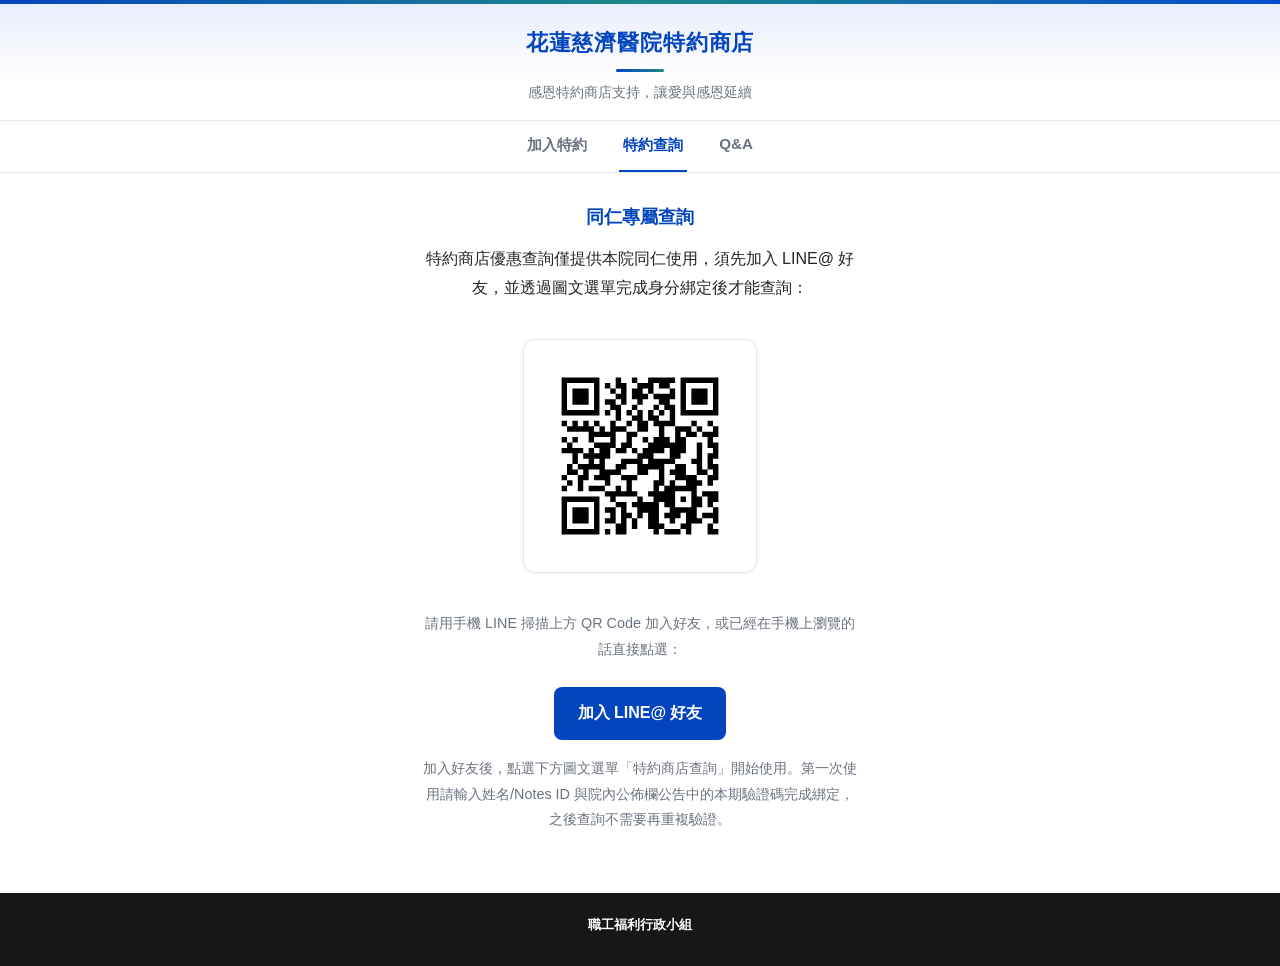
<file: store/web/index.html>
<!doctype html>
<html lang="zh-Hant">
<head>
<meta charset="UTF-8">
<meta name="viewport" content="width=device-width, initial-scale=1">
<title>花蓮慈濟醫院特約商店</title>
<link rel="stylesheet" href="./style.css">
<style>
  .panel {
    max-width: 480px;
    margin: 32px auto 60px;
    padding: 0 20px;
    text-align: center;
  }
  .panel p { color: var(--text); line-height: 1.8; }
  .panel .hint { color: var(--muted); font-size: 0.9rem; }
  .qr-box {
    display: inline-block;
    background: #ffffff;
    padding: 16px;
    border-radius: 12px;
    border: 1px solid var(--border);
    box-shadow: 0 1px 3px rgba(0, 0, 0, 0.05);
    margin: 20px 0;
  }
  .qr-box svg { display: block; width: 200px; height: 200px; }
  .open-link {
    display: inline-block;
    margin-top: 8px;
    padding: 12px 24px;
    border-radius: 8px;
    background: var(--primary);
    color: #fff;
    text-decoration: none;
    font-weight: 600;
  }
  .open-link:hover { background: var(--primary-hover); }
</style>
</head>
<body>
  <header>
    <h1>花蓮慈濟醫院特約商店</h1>
    <div class="rule"></div>
    <div class="subtitle">感恩特約商店支持，讓愛與感恩延續</div>
  </header>
  <nav class="tabs">
    <a href="./join.html">加入特約</a>
    <a href="./index.html" class="active">特約查詢</a>
    <a href="./qa.html">Q&amp;A</a>
  </nav>

  <div class="panel">
    <h2 style="color:var(--primary);font-size:1.1rem;">同仁專屬查詢</h2>
    <p>特約商店優惠查詢僅提供本院同仁使用，須先加入 LINE@ 好友，並透過圖文選單完成身分綁定後才能查詢：</p>

    <div class="qr-box">
      <svg viewBox="0 0 37 37" xmlns="http://www.w3.org/2000/svg"><path d="M4,4H5V5H4zM5,4H6V5H5zM6,4H7V5H6zM7,4H8V5H7zM8,4H9V5H8zM9,4H10V5H9zM10,4H11V5H10zM14,4H15V5H14zM17,4H18V5H17zM20,4H21V5H20zM21,4H22V5H21zM22,4H23V5H22zM23,4H24V5H23zM24,4H25V5H24zM26,4H27V5H26zM27,4H28V5H27zM28,4H29V5H28zM29,4H30V5H29zM30,4H31V5H30zM31,4H32V5H31zM32,4H33V5H32zM4,5H5V6H4zM10,5H11V6H10zM12,5H13V6H12zM14,5H15V6H14zM15,5H16V6H15zM18,5H19V6H18zM19,5H20V6H19zM20,5H21V6H20zM22,5H23V6H22zM23,5H24V6H23zM26,5H27V6H26zM32,5H33V6H32zM4,6H5V7H4zM6,6H7V7H6zM7,6H8V7H7zM8,6H9V7H8zM10,6H11V7H10zM13,6H14V7H13zM15,6H16V7H15zM17,6H18V7H17zM18,6H19V7H18zM20,6H21V7H20zM24,6H25V7H24zM26,6H27V7H26zM28,6H29V7H28zM29,6H30V7H29zM30,6H31V7H30zM32,6H33V7H32zM4,7H5V8H4zM6,7H7V8H6zM7,7H8V8H7zM8,7H9V8H8zM10,7H11V8H10zM14,7H15V8H14zM15,7H16V8H15zM17,7H18V8H17zM18,7H19V8H18zM19,7H20V8H19zM21,7H22V8H21zM22,7H23V8H22zM23,7H24V8H23zM24,7H25V8H24zM26,7H27V8H26zM28,7H29V8H28zM29,7H30V8H29zM30,7H31V8H30zM32,7H33V8H32zM4,8H5V9H4zM6,8H7V9H6zM7,8H8V9H7zM8,8H9V9H8zM10,8H11V9H10zM12,8H13V9H12zM13,8H14V9H13zM15,8H16V9H15zM18,8H19V9H18zM22,8H23V9H22zM23,8H24V9H23zM26,8H27V9H26zM28,8H29V9H28zM29,8H30V9H29zM30,8H31V9H30zM32,8H33V9H32zM4,9H5V10H4zM10,9H11V10H10zM13,9H14V10H13zM14,9H15V10H14zM17,9H18V10H17zM21,9H22V10H21zM23,9H24V10H23zM24,9H25V10H24zM26,9H27V10H26zM32,9H33V10H32zM4,10H5V11H4zM5,10H6V11H5zM6,10H7V11H6zM7,10H8V11H7zM8,10H9V11H8zM9,10H10V11H9zM10,10H11V11H10zM12,10H13V11H12zM14,10H15V11H14zM16,10H17V11H16zM18,10H19V11H18zM20,10H21V11H20zM22,10H23V11H22zM24,10H25V11H24zM26,10H27V11H26zM27,10H28V11H27zM28,10H29V11H28zM29,10H30V11H29zM30,10H31V11H30zM31,10H32V11H31zM32,10H33V11H32zM14,11H15V12H14zM17,11H18V12H17zM18,11H19V12H18zM20,11H21V12H20zM21,11H22V12H21zM24,11H25V12H24zM4,12H5V13H4zM6,12H7V13H6zM8,12H9V13H8zM10,12H11V13H10zM13,12H14V13H13zM16,12H17V13H16zM18,12H19V13H18zM19,12H20V13H19zM21,12H22V13H21zM22,12H23V13H22zM23,12H24V13H23zM24,12H25V13H24zM28,12H29V13H28zM31,12H32V13H31zM5,13H6V14H5zM6,13H7V14H6zM7,13H8V14H7zM8,13H9V14H8zM9,13H10V14H9zM11,13H12V14H11zM13,13H14V14H13zM14,13H15V14H14zM15,13H16V14H15zM18,13H19V14H18zM19,13H20V14H19zM22,13H23V14H22zM25,13H26V14H25zM26,13H27V14H26zM27,13H28V14H27zM29,13H30V14H29zM32,13H33V14H32zM9,14H10V15H9zM10,14H11V15H10zM11,14H12V15H11zM12,14H13V15H12zM13,14H14V15H13zM16,14H17V15H16zM17,14H18V15H17zM22,14H23V15H22zM25,14H26V15H25zM27,14H28V15H27zM28,14H29V15H28zM30,14H31V15H30zM31,14H32V15H31zM32,14H33V15H32zM4,15H5V16H4zM6,15H7V16H6zM9,15H10V16H9zM13,15H14V16H13zM16,15H17V16H16zM19,15H20V16H19zM21,15H22V16H21zM22,15H23V16H22zM23,15H24V16H23zM25,15H26V16H25zM26,15H27V16H26zM31,15H32V16H31zM5,16H6V17H5zM10,16H11V17H10zM11,16H12V17H11zM12,16H13V17H12zM13,16H14V17H13zM15,16H16V17H15zM16,16H17V17H16zM20,16H21V17H20zM21,16H22V17H21zM22,16H23V17H22zM23,16H24V17H23zM24,16H25V17H24zM25,16H26V17H25zM26,16H27V17H26zM29,16H30V17H29zM31,16H32V17H31zM32,16H33V17H32zM4,17H5V18H4zM5,17H6V18H5zM6,17H7V18H6zM7,17H8V18H7zM9,17H10V18H9zM11,17H12V18H11zM12,17H13V18H12zM14,17H15V18H14zM15,17H16V18H15zM17,17H18V18H17zM19,17H20V18H19zM20,17H21V18H20zM21,17H22V18H21zM22,17H23V18H22zM24,17H25V18H24zM25,17H26V18H25zM26,17H27V18H26zM29,17H30V18H29zM32,17H33V18H32zM6,18H7V19H6zM8,18H9V19H8zM9,18H10V19H9zM10,18H11V19H10zM11,18H12V19H11zM12,18H13V19H12zM18,18H19V19H18zM19,18H20V19H19zM20,18H21V19H20zM24,18H25V19H24zM25,18H26V19H25zM29,18H30V19H29zM31,18H32V19H31zM32,18H33V19H32zM6,19H7V20H6zM9,19H10V20H9zM11,19H12V20H11zM15,19H16V20H15zM16,19H17V20H16zM17,19H18V20H17zM18,19H19V20H18zM20,19H21V20H20zM21,19H22V20H21zM22,19H23V20H22zM23,19H24V20H23zM24,19H25V20H24zM28,19H29V20H28zM29,19H30V20H29zM31,19H32V20H31zM5,20H6V21H5zM7,20H8V21H7zM8,20H9V21H8zM9,20H10V21H9zM10,20H11V21H10zM11,20H12V21H11zM14,20H15V21H14zM15,20H16V21H15zM18,20H19V21H18zM19,20H20V21H19zM20,20H21V21H20zM21,20H22V21H21zM22,20H23V21H22zM25,20H26V21H25zM26,20H27V21H26zM29,20H30V21H29zM31,20H32V21H31zM32,20H33V21H32zM5,21H6V22H5zM6,21H7V22H6zM8,21H9V22H8zM11,21H12V22H11zM12,21H13V22H12zM13,21H14V22H13zM14,21H15V22H14zM18,21H19V22H18zM19,21H20V22H19zM22,21H23V22H22zM24,21H25V22H24zM25,21H26V22H25zM26,21H27V22H26zM29,21H30V22H29zM30,21H31V22H30zM32,21H33V22H32zM4,22H5V23H4zM7,22H8V23H7zM8,22H9V23H8zM10,22H11V23H10zM11,22H12V23H11zM12,22H13V23H12zM15,22H16V23H15zM16,22H17V23H16zM17,22H18V23H17zM22,22H23V23H22zM25,22H26V23H25zM26,22H27V23H26zM27,22H28V23H27zM28,22H29V23H28zM31,22H32V23H31zM32,22H33V23H32zM5,23H6V24H5zM7,23H8V24H7zM12,23H13V24H12zM16,23H17V24H16zM21,23H22V24H21zM22,23H23V24H22zM24,23H25V24H24zM27,23H28V24H27zM28,23H29V24H28zM29,23H30V24H29zM31,23H32V24H31zM4,24H5V25H4zM7,24H8V25H7zM9,24H10V25H9zM10,24H11V25H10zM11,24H12V25H11zM14,24H15V25H14zM16,24H17V25H16zM21,24H22V25H21zM23,24H24V25H23zM24,24H25V25H24zM25,24H26V25H25zM26,24H27V25H26zM27,24H28V25H27zM28,24H29V25H28zM12,25H13V26H12zM13,25H14V26H13zM14,25H15V26H14zM15,25H16V26H15zM16,25H17V26H16zM17,25H18V26H17zM20,25H21V26H20zM21,25H22V26H21zM22,25H23V26H22zM23,25H24V26H23zM24,25H25V26H24zM28,25H29V26H28zM30,25H31V26H30zM31,25H32V26H31zM32,25H33V26H32zM4,26H5V27H4zM5,26H6V27H5zM6,26H7V27H6zM7,26H8V27H7zM8,26H9V27H8zM9,26H10V27H9zM10,26H11V27H10zM13,26H14V27H13zM18,26H19V27H18zM21,26H22V27H21zM22,26H23V27H22zM23,26H24V27H23zM24,26H25V27H24zM26,26H27V27H26zM28,26H29V27H28zM29,26H30V27H29zM31,26H32V27H31zM32,26H33V27H32zM4,27H5V28H4zM10,27H11V28H10zM14,27H15V28H14zM15,27H16V28H15zM17,27H18V28H17zM18,27H19V28H18zM19,27H20V28H19zM20,27H21V28H20zM21,27H22V28H21zM23,27H24V28H23zM24,27H25V28H24zM28,27H29V28H28zM29,27H30V28H29zM31,27H32V28H31zM4,28H5V29H4zM6,28H7V29H6zM7,28H8V29H7zM8,28H9V29H8zM10,28H11V29H10zM12,28H13V29H12zM13,28H14V29H13zM15,28H16V29H15zM18,28H19V29H18zM19,28H20V29H19zM20,28H21V29H20zM21,28H22V29H21zM24,28H25V29H24zM25,28H26V29H25zM26,28H27V29H26zM27,28H28V29H27zM28,28H29V29H28zM32,28H33V29H32zM4,29H5V30H4zM6,29H7V30H6zM7,29H8V30H7zM8,29H9V30H8zM10,29H11V30H10zM13,29H14V30H13zM15,29H16V30H15zM16,29H17V30H16zM18,29H19V30H18zM20,29H21V30H20zM21,29H22V30H21zM23,29H24V30H23zM24,29H25V30H24zM25,29H26V30H25zM27,29H28V30H27zM28,29H29V30H28zM30,29H31V30H30zM31,29H32V30H31zM32,29H33V30H32zM4,30H5V31H4zM6,30H7V31H6zM7,30H8V31H7zM8,30H9V31H8zM10,30H11V31H10zM12,30H13V31H12zM13,30H14V31H13zM15,30H16V31H15zM17,30H18V31H17zM20,30H21V31H20zM21,30H22V31H21zM24,30H25V31H24zM27,30H28V31H27zM28,30H29V31H28zM29,30H30V31H29zM32,30H33V31H32zM4,31H5V32H4zM10,31H11V32H10zM14,31H15V32H14zM15,31H16V32H15zM17,31H18V32H17zM20,31H21V32H20zM21,31H22V32H21zM22,31H23V32H22zM26,31H27V32H26zM27,31H28V32H27zM31,31H32V32H31zM4,32H5V33H4zM5,32H6V33H5zM6,32H7V33H6zM7,32H8V33H7zM8,32H9V33H8zM9,32H10V33H9zM10,32H11V33H10zM12,32H13V33H12zM14,32H15V33H14zM15,32H16V33H15zM21,32H22V33H21zM23,32H24V33H23zM24,32H25V33H24zM25,32H26V33H25zM27,32H28V33H27zM31,32H32V33H31zM32,32H33V33H32z" fill="#000000" fill-rule="nonzero" stroke="none" /></svg>
    </div>

    <p class="hint">請用手機 LINE 掃描上方 QR Code 加入好友，或已經在手機上瀏覽的話直接點選：</p>
    <p><a class="open-link" href="https://line.me/R/ti/p/@959rgvms">加入 LINE@ 好友</a></p>
    <p class="hint">加入好友後，點選下方圖文選單「特約商店查詢」開始使用。第一次使用請輸入姓名/Notes ID 與院內公佈欄公告中的本期驗證碼完成綁定，之後查詢不需要再重複驗證。</p>
  </div>

  <footer>
    <div>職工福利行政小組</div>
  </footer>
</body>
</html>
</file>
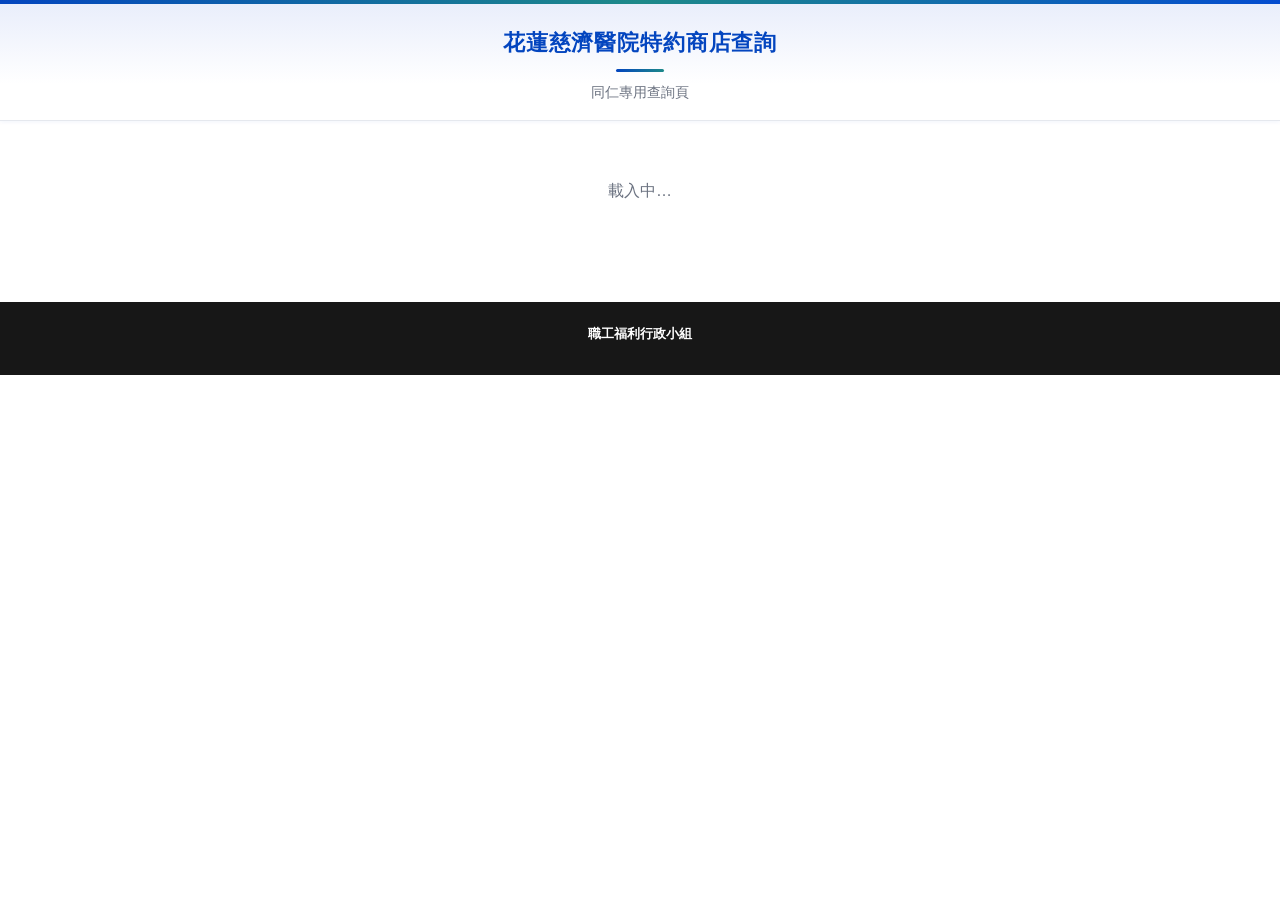
<file: store/web/liff/index.html>
<!doctype html>
<html lang="zh-Hant">
<head>
<meta charset="UTF-8">
<meta name="viewport" content="width=device-width, initial-scale=1">
<title>花蓮慈濟醫院特約商店查詢（同仁專用）</title>
<link rel="stylesheet" href="../style.css">
<style>
  /* 這個頁面專屬的樣式，共用樣式都在 ../style.css（sdd3.md 規定不能動那個檔案） */
  .panel {
    max-width: 480px;
    margin: 32px auto;
    padding: 0 20px;
  }
  .panel h2 { color: var(--primary); font-size: 1.1rem; margin: 0 0 10px; }
  .panel p.hint { color: var(--muted); font-size: 0.88rem; margin: 0 0 20px; }
  .verify-box {
    border: 1px solid var(--border);
    border-radius: 12px;
    padding: 20px;
    box-shadow: 0 1px 3px rgba(0, 0, 0, 0.05);
  }
  .verify-box label { display: block; font-size: 0.88rem; color: var(--text); margin: 12px 0 4px; }
  .verify-box label:first-child { margin-top: 0; }
  .verify-box input[type=text] {
    width: 100%;
    padding: 10px 12px;
    border: 1px solid var(--border);
    border-radius: 8px;
    font-size: 1rem;
    background: #fff;
    color: var(--text);
  }
  .verify-box button {
    width: 100%;
    margin-top: 18px;
    padding: 12px;
    border: none;
    border-radius: 8px;
    background: var(--primary);
    color: #fff;
    font-size: 1rem;
    font-weight: 600;
    cursor: pointer;
  }
  .verify-box button:disabled { opacity: 0.6; cursor: default; }
  .verify-box button:hover:not(:disabled) { background: var(--primary-hover); }
  .form-msg { margin-top: 12px; font-size: 0.88rem; }
  .form-msg.error { color: #c0392b; }
  .form-msg.ok { color: var(--accent); }
  .center-msg { text-align: center; color: var(--muted); padding: 60px 16px; }
  [hidden] { display: none !important; }
</style>
</head>
<body>
  <header>
    <h1>花蓮慈濟醫院特約商店查詢</h1>
    <div class="rule"></div>
    <div class="subtitle">同仁專用查詢頁</div>
  </header>

  <div id="loading-view" class="center-msg">載入中…</div>

  <div id="liff-error-view" class="panel" hidden>
    <div class="center-msg">請透過 LINE App 開啟本頁面。</div>
  </div>

  <div id="token-expired-view" class="panel" hidden>
    <div class="center-msg">LINE 登入資訊已過期，請關閉此頁面後，重新從圖文選單開啟即可（不需要重新輸入驗證碼）。</div>
  </div>

  <div id="verify-view" class="panel" hidden>
    <h2>身分驗證</h2>
    <p class="hint">請輸入您的姓名/Notes ID，以及院內公告信件中的本期驗證碼。</p>
    <div class="verify-box">
      <label for="notesId">姓名 / Notes ID</label>
      <input type="text" id="notesId" placeholder="例：花蓮陳麗玉" autocomplete="off">
      <label for="code">本期驗證碼</label>
      <input type="text" id="code" placeholder="院內公告信件中的驗證碼" autocomplete="off">
      <button id="verify-submit">送出驗證</button>
      <div id="verify-msg" class="form-msg"></div>
    </div>
  </div>

  <div class="controls" id="query-controls" hidden>
    <input type="text" id="keyword" placeholder="搜尋商店名稱、地址或優惠內容…">
    <select id="kind"><option value="">全部類別</option></select>
  </div>
  <div class="meta" id="meta" hidden></div>
  <div class="list" id="list"></div>
  <div class="disclaimer" id="disclaimer" hidden>各特約商店優惠內容，依雙方簽訂合約條款或店家現場公告為準，如有異動請以店家最新公告為主。</div>
  <footer>
    <div id="updated"></div>
    <div>職工福利行政小組</div>
  </footer>

<script charset="utf-8" src="https://static.line-scdn.net/liff/edge/2/sdk.js"></script>
<script>
const FUNCTIONS_BASE_URL = "__FUNCTIONS_BASE_URL__";
const LIFF_ID = "__LIFF_ID__";

const state = { all: [], keyword: "", kind: "", categoryColors: new Map() };

// 同仁在手機上看不到附件本身，優惠內容只寫這幾種「看附件」的字樣沒有意義，
// 還會誤導使用者以為能點開附件，直接隱藏整個優惠內容欄位。
const HIDDEN_CONTENTS = ["如附件", "詳如附件", "如附"];

const CATEGORY_PALETTE = [
  { accent: "#0345bf", bg: "#e8edfb" },
  { accent: "#1d8989", bg: "#e3f3f2" },
  { accent: "#c65a04", bg: "#fdece0" },
  { accent: "#3c7a3f", bg: "#e7f3e8" },
  { accent: "#6a4fa0", bg: "#efe9f8" },
  { accent: "#b0396b", bg: "#fbe8f0" },
];

const ICON_RULES = [
  [/餐|飲|小吃|咖啡|茶|美食/, "🍽️"],
  [/藥|診所|醫療|健康/, "💊"],
  [/3C|電腦|手機|通訊|3c/, "💻"],
  [/眼鏡/, "👓"],
  [/美容|美髮|美甲|spa|SPA|沙龍/, "💇"],
  [/服飾|精品|鞋|包/, "👕"],
  [/書|文具/, "📚"],
  [/運動|健身/, "🏋️"],
  [/汽車|機車|修車|保養/, "🚗"],
  [/旅遊|住宿|飯店|民宿/, "🏨"],
  [/生活|百貨|超市|量販/, "🛒"],
];

function iconFor(kind) {
  if (!kind) return "🏬";
  for (const [re, icon] of ICON_RULES) {
    if (re.test(kind)) return icon;
  }
  return "🏬";
}

function escapeHtml(str) {
  return String(str).replace(/[&<>"']/g, c => ({
    "&": "&amp;", "<": "&lt;", ">": "&gt;", '"': "&quot;", "'": "&#39;"
  }[c]));
}

function formatContents(str) {
  return escapeHtml(str).replace(/\r\n|\n/g, "<br>");
}

function show(id) {
  document.getElementById(id).hidden = false;
}
function hide(id) {
  document.getElementById(id).hidden = true;
}

function renderStores() {
  const kw = state.keyword.trim();
  const list = document.getElementById("list");
  const meta = document.getElementById("meta");

  if (!kw && !state.kind) {
    meta.textContent = `共 ${state.all.length} 筆，請輸入關鍵字或選擇類別開始查詢`;
    list.innerHTML = "";
    return;
  }

  const filtered = state.all.filter(s => {
    if (state.kind && s.kind !== state.kind) return false;
    if (!kw) return true;
    const hay = `${s.name} ${s.address} ${s.contents} ${s.tel}`;
    return hay.includes(kw);
  });

  meta.textContent = `共 ${filtered.length} 筆（總計 ${state.all.length} 筆）`;
  list.innerHTML = "";

  if (filtered.length === 0) {
    list.innerHTML = '<div class="empty">查無符合條件的商店</div>';
    return;
  }

  for (const s of filtered) {
    const card = document.createElement("div");
    card.className = "card";
    const color = state.categoryColors.get(s.kind) || CATEGORY_PALETTE[0];
    card.style.setProperty("--cat-accent", color.accent);
    card.style.setProperty("--cat-bg", color.bg);
    card.innerHTML = `
      <span class="kind"><span class="icon">${iconFor(s.kind)}</span>${escapeHtml(s.kind || "未分類")}</span>
      <h3>${escapeHtml(s.name)}</h3>
      <p>📍 ${s.address ? `<a class="address" href="https://www.google.com/maps/search/?api=1&query=${encodeURIComponent(s.address)}" target="_blank" rel="noopener">${escapeHtml(s.address)}</a>` : ""}</p>
      <p>📞 ${escapeHtml(s.tel || "")}</p>
      ${s.contents && !HIDDEN_CONTENTS.includes(s.contents.trim()) ? `<div class="offer">🎁 ${formatContents(s.contents)}</div>` : ""}
      <div class="expire">優惠期限：${s.expire ? s.expire.replaceAll("-", "/") : "長期"}</div>
    `;
    list.appendChild(card);
  }
}

function showQueryView(data) {
  hide("loading-view");
  hide("verify-view");
  state.all = data.stores || [];

  if (data.generated_at) {
    document.getElementById("updated").textContent = `資料更新時間：${data.generated_at.replace("T", " ")}`;
  }

  const kinds = [...new Set(state.all.map(s => s.kind).filter(Boolean))].sort();
  kinds.forEach((k, i) => state.categoryColors.set(k, CATEGORY_PALETTE[i % CATEGORY_PALETTE.length]));

  const kindSelect = document.getElementById("kind");
  kindSelect.innerHTML = '<option value="">全部類別</option>';
  for (const k of kinds) {
    const opt = document.createElement("option");
    opt.value = k;
    opt.textContent = k;
    kindSelect.appendChild(opt);
  }

  show("query-controls");
  show("meta");
  show("disclaimer");
  renderStores();
}

async function fetchStores() {
  const idToken = liff.getIDToken();
  const res = await fetch(`${FUNCTIONS_BASE_URL}/stores`, {
    headers: { Authorization: `Bearer ${idToken}` },
  });
  let body = null;
  try { body = await res.json(); } catch (e) { /* 非 JSON 回應，交給呼叫端當失敗處理 */ }
  return { ok: res.ok, status: res.status, body };
}

async function tryLoadStores() {
  const { ok, status, body } = await fetchStores();
  if (ok) {
    showQueryView(body);
    return;
  }

  // LINE ID token 過期跟「還沒驗證過」是兩回事：已經驗證過的人不該被誤導成要
  // 重新輸入驗證碼。但這裡不是 LIFF 的 Endpoint URL，liff.login() 的 OAuth
  // 轉址流程在這裡不能用（LINE 只認 Endpoint URL 這個回呼網址，會回 400 或
  // 被導去錯的頁面），所以只能請使用者自己關閉頁面、重新從圖文選單開啟。
  if (status === 401 && body && body.error === "invalid_id_token") {
    hide("loading-view");
    show("token-expired-view");
    return;
  }

  hide("loading-view");
  show("verify-view");
}

async function submitVerify() {
  const notesId = document.getElementById("notesId").value.trim();
  const code = document.getElementById("code").value.trim();
  const msg = document.getElementById("verify-msg");
  const btn = document.getElementById("verify-submit");

  if (!notesId || !code) {
    msg.textContent = "請輸入姓名/Notes ID 與驗證碼";
    msg.className = "form-msg error";
    return;
  }

  btn.disabled = true;
  msg.textContent = "驗證中…";
  msg.className = "form-msg";

  try {
    const idToken = liff.getIDToken();
    if (!idToken) {
      msg.textContent = "拿不到 LINE 登入憑證（idToken 是空的），請確認 LIFF 有開啟 openid scope，或重新開啟本頁。";
      msg.className = "form-msg error";
      btn.disabled = false;
      return;
    }

    const res = await fetch(`${FUNCTIONS_BASE_URL}/verify`, {
      method: "POST",
      headers: { "Content-Type": "application/json" },
      body: JSON.stringify({ idToken, notesId, code }),
    });
    let body;
    try {
      body = await res.json();
    } catch (e) {
      body = null;
    }

    if (body && body.ok) {
      msg.textContent = "驗證成功，載入查詢頁中…";
      msg.className = "form-msg ok";
      await tryLoadStores();
    } else if (body && body.locked) {
      msg.textContent = "已連續輸入錯誤過多次，請稍後再試。";
      msg.className = "form-msg error";
    } else if (res.status === 401 && body && body.error === "invalid_id_token") {
      msg.textContent = "LINE 登入驗證失敗（invalid_id_token），不是驗證碼的問題，請重新登入 LINE 再試一次。";
      msg.className = "form-msg error";
    } else {
      const detail = body && body.error ? body.error : `HTTP ${res.status}`;
      msg.textContent = `姓名/Notes ID 或驗證碼不正確，請確認後再試一次。（除錯代碼：${detail}）`;
      msg.className = "form-msg error";
    }
  } catch (err) {
    msg.textContent = `連線失敗，請稍後再試。（${err.message || err}）`;
    msg.className = "form-msg error";
  } finally {
    btn.disabled = false;
  }
}

document.getElementById("verify-submit").addEventListener("click", submitVerify);
document.getElementById("keyword").addEventListener("input", e => {
  state.keyword = e.target.value;
  renderStores();
});
document.getElementById("kind").addEventListener("change", e => {
  state.kind = e.target.value;
  renderStores();
});

liff.init({ liffId: LIFF_ID })
  .then(() => {
    if (!liff.isLoggedIn()) {
      liff.login();
      return;
    }
    tryLoadStores();
  })
  .catch(() => {
    hide("loading-view");
    show("liff-error-view");
  });
</script>
</body>
</html>
</file>
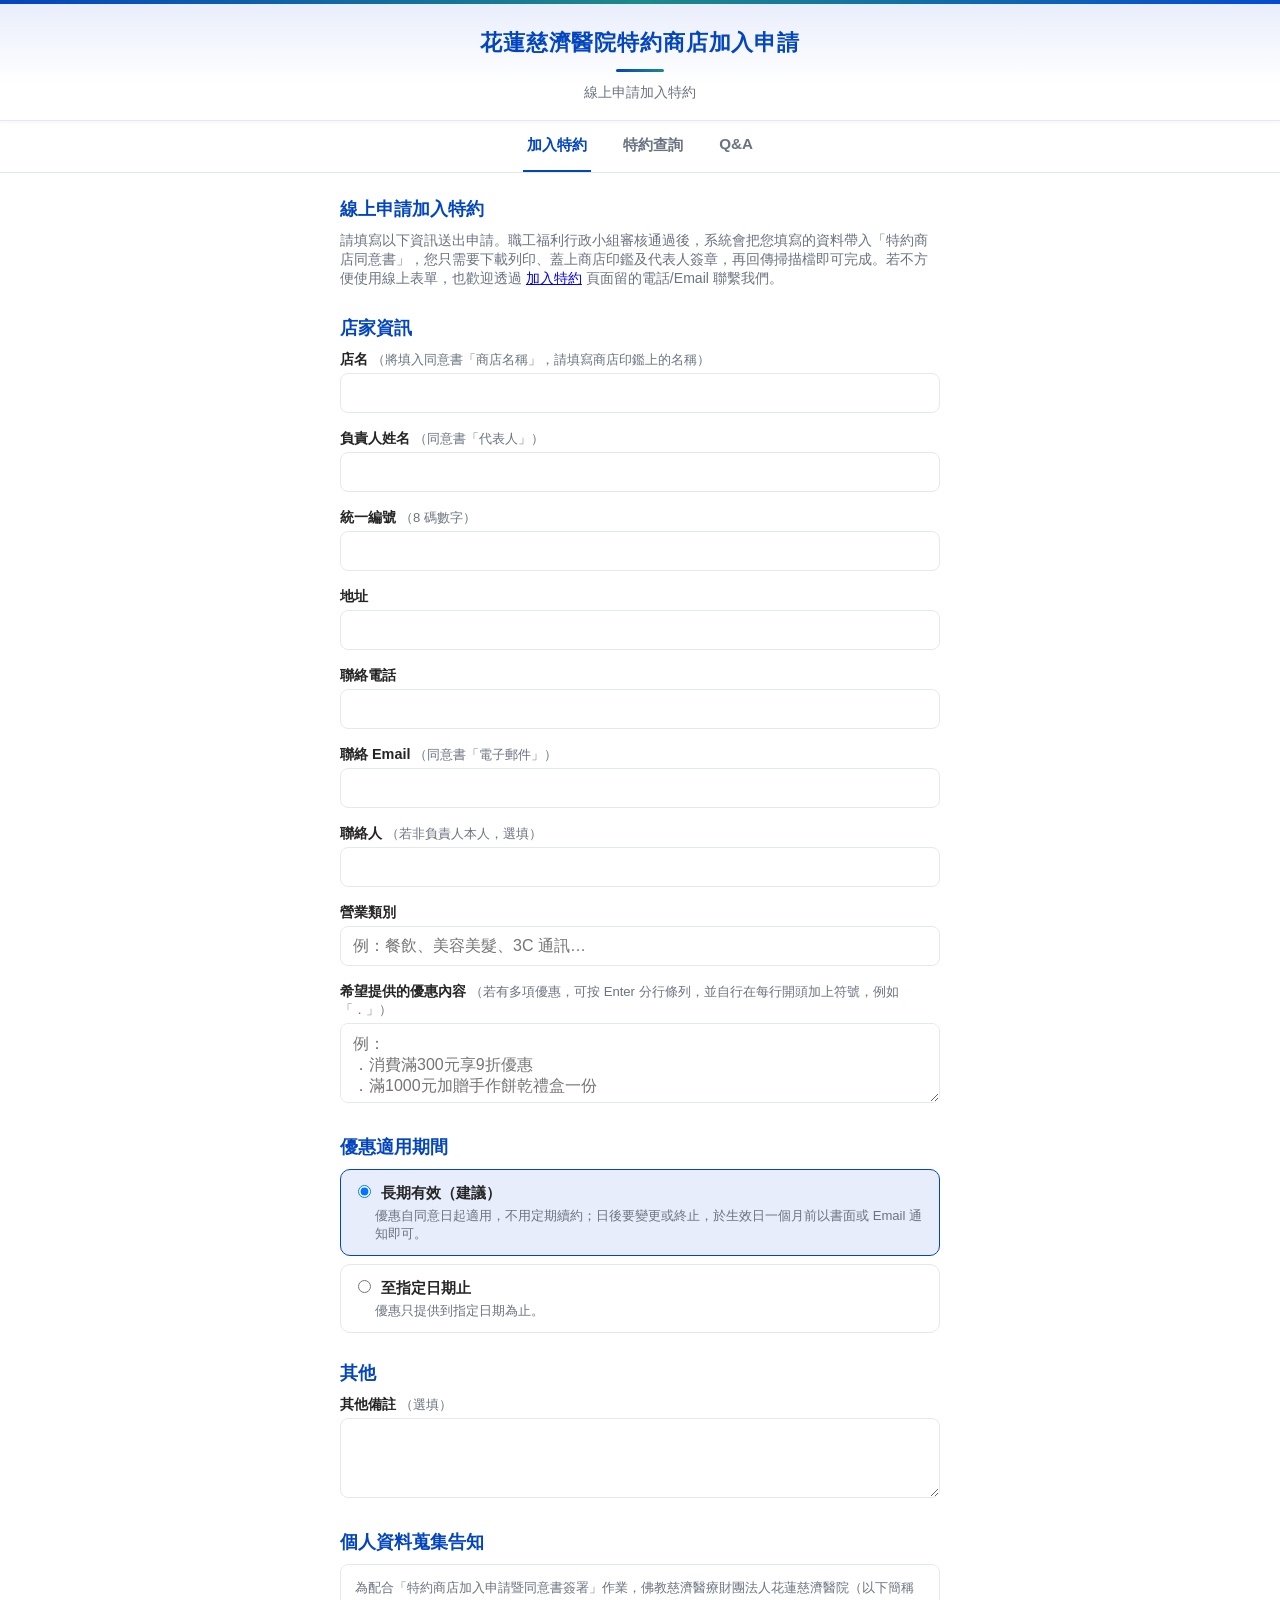
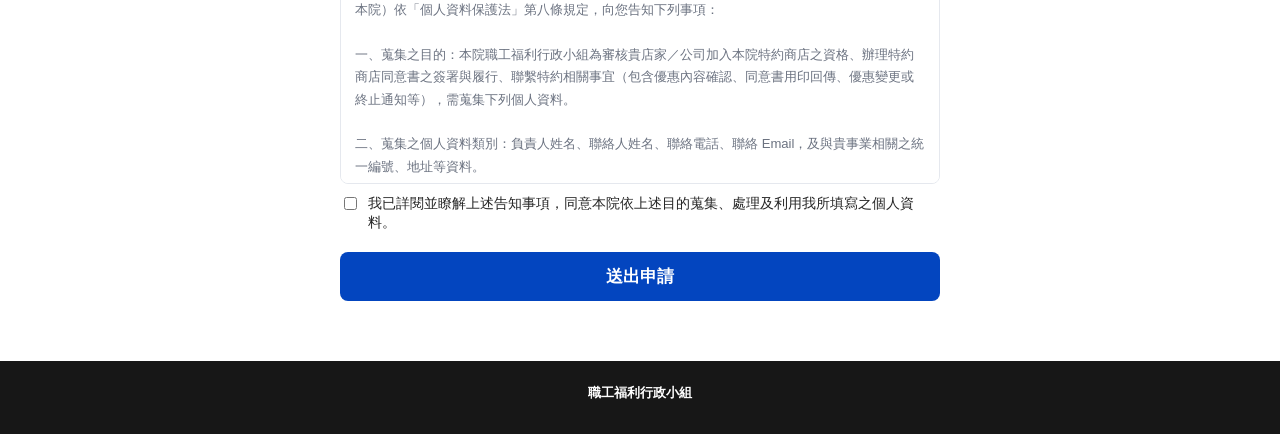
<file: store/web/apply.html>
<!doctype html>
<html lang="zh-Hant">
<head>
<meta charset="UTF-8">
<meta name="viewport" content="width=device-width, initial-scale=1">
<title>線上申請加入特約｜花蓮慈濟醫院特約商店查詢</title>
<link rel="stylesheet" href="./style.css">
<style>
  /* 這個頁面專屬的樣式，共用樣式都在 ./style.css（sdd3.md 規定不能動那個檔案） */
  .form-wrap { max-width: 640px; margin: 24px auto 60px; padding: 0 20px; }
  .form-wrap h2 { color: var(--primary); font-size: 1.1rem; margin: 28px 0 10px; }
  .form-wrap h2:first-child { margin-top: 0; }
  .form-wrap p.hint { color: var(--muted); font-size: 0.88rem; margin: 0 0 16px; }
  .field { margin-bottom: 16px; }
  .field label { display: block; font-size: 0.9rem; color: var(--text); margin-bottom: 4px; font-weight: 600; }
  .field .sub { font-weight: 400; color: var(--muted); font-size: 0.82rem; }
  .field input[type=text], .field input[type=email], .field input[type=file], .field textarea {
    width: 100%;
    padding: 10px 12px;
    border: 1px solid var(--border);
    border-radius: 8px;
    font-size: 1rem;
    background: var(--card-bg);
    color: var(--text);
    font-family: inherit;
  }
  .field textarea { resize: vertical; min-height: 80px; }
  .field input:focus, .field textarea:focus {
    outline: none;
    border-color: var(--primary);
    box-shadow: 0 0 0 3px rgba(3, 69, 191, 0.15);
  }
  .validity-choice label {
    display: block;
    border: 1px solid var(--border);
    border-radius: 10px;
    padding: 12px;
    margin-bottom: 8px;
    font-size: 0.92rem;
    font-weight: 600;
    cursor: pointer;
  }
  .validity-choice input[type=radio] { margin-right: 6px; }
  .validity-choice label.selected { border-color: var(--primary); background: var(--primary-light); }
  .validity-choice .sub { display: block; font-weight: 400; color: var(--muted); font-size: 0.82rem; margin: 4px 0 0 22px; }
  .validity-choice input[type=date] {
    margin: 8px 0 0 22px;
    padding: 8px 10px;
    border: 1px solid var(--border);
    border-radius: 8px;
    font-size: 1rem;
    font-family: inherit;
    background: var(--card-bg);
    color: var(--text);
  }
  .consent-box {
    max-height: 220px;
    overflow-y: auto;
    border: 1px solid var(--border);
    border-radius: 8px;
    padding: 12px 14px;
    font-size: 0.82rem;
    line-height: 1.7;
    color: var(--muted);
    background: var(--card-bg);
    margin-bottom: 10px;
    white-space: pre-line;
  }
  .consent-check { display: flex; align-items: flex-start; gap: 8px; font-size: 0.9rem; }
  .consent-check input { margin-top: 3px; }
  .honeypot { position: absolute; left: -9999px; top: -9999px; }
  .submit-btn {
    width: 100%;
    margin-top: 20px;
    padding: 13px;
    border: none;
    border-radius: 8px;
    background: var(--primary);
    color: #fff;
    font-size: 1.05rem;
    font-weight: 700;
    cursor: pointer;
  }
  .submit-btn:disabled { opacity: 0.6; cursor: default; }
  .submit-btn:hover:not(:disabled) { background: var(--primary-hover); }
  .form-msg { margin-top: 12px; font-size: 0.9rem; }
  .form-msg.error { color: #c0392b; }
  .result-box {
    border: 1px solid var(--accent);
    background: var(--primary-light);
    border-radius: 12px;
    padding: 20px;
    text-align: center;
  }
  .result-box .code { font-size: 1.6rem; font-weight: 700; color: var(--primary); letter-spacing: 0.05em; margin: 6px 0; }
  .result-box a { color: var(--primary); font-weight: 600; }
  [hidden] { display: none !important; }
</style>
</head>
<body>
  <header>
    <h1>花蓮慈濟醫院特約商店加入申請</h1>
    <div class="rule"></div>
    <div class="subtitle">線上申請加入特約</div>
  </header>
  <nav class="tabs">
    <a href="./join.html" class="active">加入特約</a>
    <a href="./index.html">特約查詢</a>
    <a href="./qa.html">Q&amp;A</a>
  </nav>

  <div class="form-wrap">

    <div id="form-view">
      <h2>線上申請加入特約</h2>
      <p class="hint">請填寫以下資訊送出申請。職工福利行政小組審核通過後，系統會把您填寫的資料帶入「特約商店同意書」，您只需要下載列印、蓋上商店印鑑及代表人簽章，再回傳掃描檔即可完成。若不方便使用線上表單，也歡迎透過 <a href="./join.html">加入特約</a> 頁面留的電話/Email 聯繫我們。</p>

      <form id="apply-form">
        <input type="hidden" name="contractSource" value="hospital_template">

        <h2>店家資訊</h2>
        <div class="field">
          <label for="storeName">店名 <span class="sub">（將填入同意書「商店名稱」，請填寫商店印鑑上的名稱）</span></label>
          <input type="text" id="storeName" name="storeName" required maxlength="200">
        </div>
        <div class="field">
          <label for="ownerName">負責人姓名 <span class="sub">（同意書「代表人」）</span></label>
          <input type="text" id="ownerName" name="ownerName" required maxlength="200">
        </div>
        <div class="field">
          <label for="taxId">統一編號 <span class="sub">（8 碼數字）</span></label>
          <input type="text" id="taxId" name="taxId" required pattern="\d{8}" inputmode="numeric" maxlength="8">
        </div>
        <div class="field">
          <label for="address">地址</label>
          <input type="text" id="address" name="address" required maxlength="200">
        </div>
        <div class="field">
          <label for="phone">聯絡電話</label>
          <input type="text" id="phone" name="phone" required maxlength="200">
        </div>
        <div class="field">
          <label for="email">聯絡 Email <span class="sub">（同意書「電子郵件」）</span></label>
          <input type="email" id="email" name="email" required maxlength="200">
        </div>
        <div class="field">
          <label for="contactPerson">聯絡人 <span class="sub">（若非負責人本人，選填）</span></label>
          <input type="text" id="contactPerson" name="contactPerson" maxlength="200">
        </div>
        <div class="field">
          <label for="businessCategory">營業類別</label>
          <input type="text" id="businessCategory" name="businessCategory" required maxlength="200" placeholder="例：餐飲、美容美髮、3C 通訊…">
        </div>
        <div class="field">
          <label for="discountContent">希望提供的優惠內容 <span class="sub">（若有多項優惠，可按 Enter 分行條列，並自行在每行開頭加上符號，例如「．」）</span></label>
          <textarea id="discountContent" name="discountContent" required maxlength="2000" placeholder="例：&#10;．消費滿300元享9折優惠&#10;．滿1000元加贈手作餅乾禮盒一份"></textarea>
        </div>

        <h2>優惠適用期間</h2>
        <div class="validity-choice">
          <label id="label-open"><input type="radio" name="validityType" value="open_ended" checked> 長期有效（建議）
            <span class="sub">優惠自同意日起適用，不用定期續約；日後要變更或終止，於生效日一個月前以書面或 Email 通知即可。</span>
          </label>
          <label id="label-until"><input type="radio" name="validityType" value="until_date"> 至指定日期止
            <span class="sub">優惠只提供到指定日期為止。</span>
            <input type="date" id="validUntil" name="validUntil" hidden>
          </label>
        </div>

        <h2>其他</h2>
        <div class="field">
          <label for="note">其他備註 <span class="sub">（選填）</span></label>
          <textarea id="note" name="note" maxlength="2000"></textarea>
        </div>

        <div class="field honeypot" aria-hidden="true">
          <label for="website">網站</label>
          <input type="text" id="website" name="website" tabindex="-1" autocomplete="off">
        </div>

        <h2>個人資料蒐集告知</h2>
        <div class="consent-box">為配合「特約商店加入申請暨同意書簽署」作業，佛教慈濟醫療財團法人花蓮慈濟醫院（以下簡稱本院）依「個人資料保護法」第八條規定，向您告知下列事項：

一、蒐集之目的：本院職工福利行政小組為審核貴店家／公司加入本院特約商店之資格、辦理特約商店同意書之簽署與履行、聯繫特約相關事宜（包含優惠內容確認、同意書用印回傳、優惠變更或終止通知等），需蒐集下列個人資料。

二、蒐集之個人資料類別：負責人姓名、聯絡人姓名、聯絡電話、聯絡 Email，及與貴事業相關之統一編號、地址等資料。

三、個人資料利用之期間、地區、對象及方式：期間自蒐集之日起至特約關係終止後，依本院文書保存年限規定之期間止；地區為中華民國境內；對象為本院職工福利行政小組及依特約業務需要之相關承辦人員，非依法令規定或經您同意，不會提供予其他第三人；方式為電子化資料及紙本同意書儲存與利用。

四、當事人權利：依個人資料保護法第三條規定，您得行使查詢或請求閱覽、請求製給複製本、請求補充或更正、請求停止蒐集處理利用、請求刪除等權利，請透過本頁面聯絡方式與本院職工福利行政小組聯繫。

五、不提供個人資料之影響：上述個人資料為審核加入特約商店及簽署同意書所必需，若您選擇不提供或提供不完整，本院將無法進行後續審核及同意書簽署作業。</div>
        <label class="consent-check">
          <input type="checkbox" id="consentPersonalData" name="consentPersonalData" required>
          我已詳閱並瞭解上述告知事項，同意本院依上述目的蒐集、處理及利用我所填寫之個人資料。
        </label>

        <button type="submit" class="submit-btn" id="submit-btn">送出申請</button>
        <div id="form-msg" class="form-msg"></div>
      </form>
    </div>

    <div id="result-view" hidden>
      <div class="result-box">
        <p>申請已送出，請截圖或抄下以下資訊，之後查詢審核進度需要用到：</p>
        <div>申請編號</div>
        <div class="code" id="result-id"></div>
        <div>查詢碼</div>
        <div class="code" id="result-code"></div>
        <p><a href="./apply_status.html">前往查詢申請進度</a></p>
      </div>
    </div>

  </div>

  <footer>
    <div>職工福利行政小組</div>
  </footer>

<script>
const FUNCTIONS_BASE_URL = "__FUNCTIONS_BASE_URL__";

const FIELD_LABELS = {
  storeName: "店名", ownerName: "負責人姓名", taxId: "統一編號", address: "地址",
  phone: "聯絡電話", email: "聯絡 Email", contactPerson: "聯絡人",
  businessCategory: "營業類別", discountContent: "優惠內容", note: "備註",
};

const ERROR_MESSAGES = {
  invalid_tax_id: "統一編號格式不正確，請輸入 8 碼數字",
  invalid_contract_source: "系統忙碌，請重新整理頁面後再試",
  invalid_validity_type: "請選擇優惠適用期間",
  invalid_valid_until: "請選擇優惠適用的截止日期",
  valid_until_not_future: "優惠截止日期需晚於今天",
  consent_required: "請詳閱並勾選個人資料蒐集告知同意",
  rate_limited: "您送出的次數已達今日上限，請明天再試，或改用電話/Email 聯繫我們",
  method_not_allowed: "系統忙碌，請稍後再試",
};

function errorMessage(code) {
  if (ERROR_MESSAGES[code]) return ERROR_MESSAGES[code];
  const m = /^missing_(.+)$/.exec(code);
  if (m && FIELD_LABELS[m[1]]) return `請填寫「${FIELD_LABELS[m[1]]}」`;
  const m2 = /^(.+)_too_long$/.exec(code);
  if (m2 && FIELD_LABELS[m2[1]]) return `「${FIELD_LABELS[m2[1]]}」內容過長`;
  return `送出失敗（${code || "未知錯誤"}），請稍後再試`;
}

// 同意書「三、適用期間」二選一，選「至指定日期止」才顯示日期欄位（sdd5.md §4.5.1）。
function localIsoDate(d) {
  return `${d.getFullYear()}-${String(d.getMonth() + 1).padStart(2, "0")}-${String(d.getDate()).padStart(2, "0")}`;
}
const validUntilInput = document.getElementById("validUntil");
const tomorrow = new Date();
tomorrow.setDate(tomorrow.getDate() + 1);
validUntilInput.min = localIsoDate(tomorrow);

function updateValidityUI() {
  const until = document.querySelector('input[name=validityType]:checked').value === "until_date";
  validUntilInput.hidden = !until;
  validUntilInput.required = until;
  document.getElementById("label-open").classList.toggle("selected", !until);
  document.getElementById("label-until").classList.toggle("selected", until);
}
document.querySelectorAll('input[name=validityType]').forEach(r => r.addEventListener("change", updateValidityUI));
updateValidityUI();

document.getElementById("apply-form").addEventListener("submit", async (e) => {
  e.preventDefault();
  const btn = document.getElementById("submit-btn");
  const msg = document.getElementById("form-msg");
  const form = e.target;

  btn.disabled = true;
  msg.textContent = "送出中…";
  msg.className = "form-msg";

  try {
    const payload = {};
    new FormData(form).forEach((value, key) => { payload[key] = value; });
    payload.consentPersonalData = form.consentPersonalData.checked;
    if (payload.validityType !== "until_date") delete payload.validUntil;
    const res = await fetch(`${FUNCTIONS_BASE_URL}/apply`, {
      method: "POST",
      headers: { "Content-Type": "application/json" },
      body: JSON.stringify(payload),
    });

    let body;
    try { body = await res.json(); } catch (err) { body = null; }

    if (body && body.ok) {
      document.getElementById("result-id").textContent = body.applicationId;
      document.getElementById("result-code").textContent = body.queryCode;
      document.getElementById("form-view").hidden = true;
      document.getElementById("result-view").hidden = false;
    } else {
      msg.textContent = errorMessage(body && body.error);
      msg.className = "form-msg error";
      btn.disabled = false;
    }
  } catch (err) {
    msg.textContent = `連線失敗，請稍後再試。（${err.message || err}）`;
    msg.className = "form-msg error";
    btn.disabled = false;
  }
});
</script>
</body>
</html>
</file>
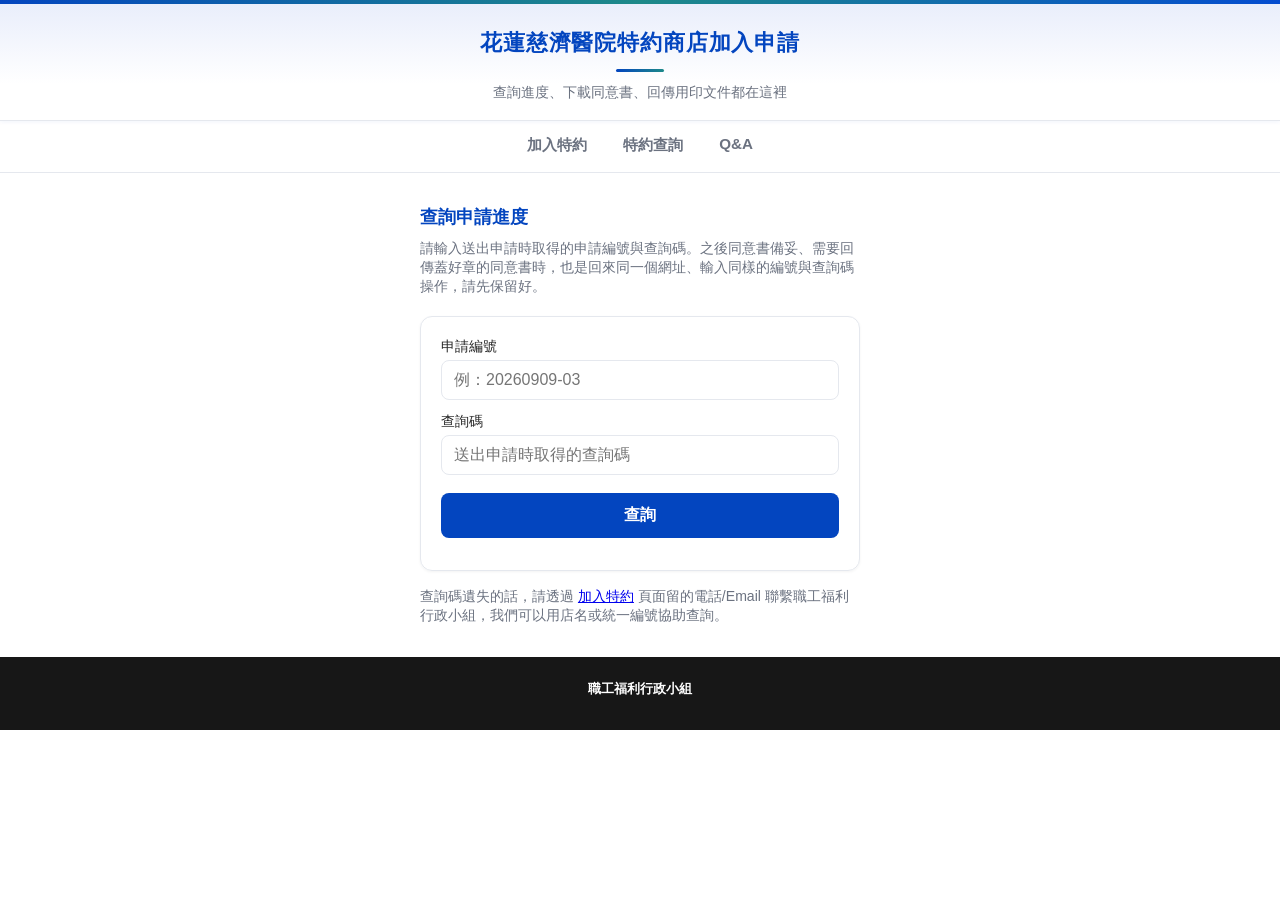
<file: store/web/apply_status.html>
<!doctype html>
<html lang="zh-Hant">
<head>
<meta charset="UTF-8">
<meta name="viewport" content="width=device-width, initial-scale=1">
<title>查詢申請進度｜花蓮慈濟醫院特約商店查詢</title>
<link rel="stylesheet" href="./style.css">
<style>
  .panel { max-width: 480px; margin: 32px auto; padding: 0 20px; }
  .panel h2 { color: var(--primary); font-size: 1.1rem; margin: 0 0 10px; }
  .panel p.hint { color: var(--muted); font-size: 0.88rem; margin: 0 0 20px; }
  .query-box {
    border: 1px solid var(--border);
    border-radius: 12px;
    padding: 20px;
    box-shadow: 0 1px 3px rgba(0, 0, 0, 0.05);
  }
  .query-box label { display: block; font-size: 0.88rem; color: var(--text); margin: 12px 0 4px; }
  .query-box label:first-child { margin-top: 0; }
  .query-box input[type=text] {
    width: 100%;
    padding: 10px 12px;
    border: 1px solid var(--border);
    border-radius: 8px;
    font-size: 1rem;
    background: var(--card-bg);
    color: var(--text);
  }
  .query-box button {
    width: 100%;
    margin-top: 18px;
    padding: 12px;
    border: none;
    border-radius: 8px;
    background: var(--primary);
    color: #fff;
    font-size: 1rem;
    font-weight: 600;
    cursor: pointer;
  }
  .query-box button:disabled { opacity: 0.6; cursor: default; }
  .query-box button:hover:not(:disabled) { background: var(--primary-hover); }
  .form-msg { margin-top: 12px; font-size: 0.88rem; }
  .form-msg.error { color: #c0392b; }
  .result-box {
    border: 1px solid var(--border);
    border-radius: 12px;
    padding: 20px;
    box-shadow: 0 1px 3px rgba(0, 0, 0, 0.05);
  }
  .result-box .status-line { font-size: 1.15rem; font-weight: 700; color: var(--primary); margin-bottom: 8px; }
  .result-box .store-name { color: var(--muted); margin-bottom: 12px; }
  .result-box .note { font-size: 0.9rem; color: var(--text); margin-top: 10px; }
  .step-banner {
    margin-top: 12px;
    padding: 12px 14px;
    border-radius: 8px;
    background: var(--card-bg);
    border: 1px solid var(--accent);
    font-size: 0.88rem;
    color: var(--text);
    line-height: 1.6;
  }
  .result-box a.download {
    display: inline-block;
    margin-top: 14px;
    padding: 10px 18px;
    background: var(--accent);
    color: #fff;
    border-radius: 8px;
    text-decoration: none;
    font-weight: 600;
  }
  .next-box {
    margin-top: 20px;
    padding: 16px;
    border: 1px solid var(--border);
    border-radius: 10px;
  }
  .next-box h3 { margin: 0 0 8px; font-size: 1rem; color: var(--primary); }
  .next-box ol { margin: 0 0 6px; padding-left: 20px; font-size: 0.9rem; color: var(--text); }
  .next-box ol li { margin-bottom: 4px; }
  .next-box .line-btn {
    display: block;
    width: 100%;
    margin-top: 10px;
    padding: 12px;
    border: none;
    border-radius: 8px;
    background: #06c755;
    color: #fff;
    font-size: 1rem;
    font-weight: 600;
    text-align: center;
    text-decoration: none;
    cursor: pointer;
  }
  .next-box .line-btn.secondary {
    background: transparent;
    border: 1px solid var(--border);
    color: var(--text);
    font-weight: 400;
    font-size: 0.9rem;
  }
  .next-box .small { margin: 10px 0 0; font-size: 0.82rem; color: var(--muted); }
  .next-box input[type=file] { display: block; width: 100%; margin: 10px 0 0; font-size: 0.9rem; color: var(--text); }
  .next-box .upload-btn { background: var(--primary); }
  .next-box .upload-btn:hover:not(:disabled) { background: var(--primary-hover); }
  .next-box .line-btn:disabled { opacity: 0.6; cursor: default; }
  .line-details { margin-top: 14px; }
  .line-details summary { cursor: pointer; color: var(--muted); font-size: 0.9rem; }
  .line-details .next-box { margin-top: 8px; }
  [hidden] { display: none !important; }
</style>
</head>
<body>
  <header>
    <h1>花蓮慈濟醫院特約商店加入申請</h1>
    <div class="rule"></div>
    <div class="subtitle">查詢進度、下載同意書、回傳用印文件都在這裡</div>
  </header>
  <nav class="tabs">
    <a href="./join.html">加入特約</a>
    <a href="./index.html">特約查詢</a>
    <a href="./qa.html">Q&amp;A</a>
  </nav>

  <div id="query-view" class="panel">
    <h2>查詢申請進度</h2>
    <p class="hint">請輸入送出申請時取得的申請編號與查詢碼。之後同意書備妥、需要回傳蓋好章的同意書時，也是回來同一個網址、輸入同樣的編號與查詢碼操作，請先保留好。</p>
    <div class="query-box">
      <label for="applicationId">申請編號</label>
      <input type="text" id="applicationId" placeholder="例：20260909-03" autocomplete="off">
      <label for="queryCode">查詢碼</label>
      <input type="text" id="queryCode" placeholder="送出申請時取得的查詢碼" autocomplete="off">
      <button id="query-submit">查詢</button>
      <div id="query-msg" class="form-msg"></div>
    </div>
    <p class="hint" style="margin-top:16px;">查詢碼遺失的話，請透過 <a href="./join.html">加入特約</a> 頁面留的電話/Email 聯繫職工福利行政小組，我們可以用店名或統一編號協助查詢。</p>
  </div>

  <div id="result-view" class="panel" hidden>
    <div class="result-box">
      <div class="status-line" id="status-line"></div>
      <div class="store-name" id="store-name"></div>
      <div id="extra"></div>
    </div>
    <p class="hint" style="margin-top:16px;"><a href="javascript:void(0)" id="back-link">重新查詢</a></p>
  </div>

  <footer>
    <div>職工福利行政小組</div>
  </footer>

<script>
const FUNCTIONS_BASE_URL = "__FUNCTIONS_BASE_URL__";

// 2026-10 起改簽「同意書」，店家蓋章回傳、本院核對後即完成，本院不再用印（sdd5.md
// §4.5.1、§4.8）。改制前已產生的合約（後端回 isConsent=false）沿用原本的雙方用印說法。
let docName = "同意書";
let STATUS_LABELS = {};

function setDocumentType(isConsent) {
  docName = isConsent ? "同意書" : "合約";
  STATUS_LABELS = {
    pending: "審核中",
    approved: `已核准，${docName}製作中`,
    rejected: "很抱歉，本次申請未通過",
    contract_ready: `${docName}已產生，可以下載`,
    merchant_signed: isConsent ? "已收到您回傳的同意書，等待本院確認" : "已收到您回傳的用印文件，等待本院用印",
    completed: isConsent ? "已完成，歡迎加入特約" : "雙方用印完成",
    abandoned: "本案已結案",
  };
}

function show(id) { document.getElementById(id).hidden = false; }
function hide(id) { document.getElementById(id).hidden = true; }

async function submitQuery() {
  const applicationId = document.getElementById("applicationId").value.trim();
  const queryCode = document.getElementById("queryCode").value.trim();
  const msg = document.getElementById("query-msg");
  const btn = document.getElementById("query-submit");

  if (!applicationId || !queryCode) {
    msg.textContent = "請輸入申請編號與查詢碼";
    msg.className = "form-msg error";
    return;
  }

  btn.disabled = true;
  msg.textContent = "查詢中…";
  msg.className = "form-msg";

  try {
    const res = await fetch(`${FUNCTIONS_BASE_URL}/application_status`, {
      method: "POST",
      headers: { "Content-Type": "application/json" },
      body: JSON.stringify({ applicationId, queryCode }),
    });
    let body;
    try { body = await res.json(); } catch (e) { body = null; }

    if (body && body.ok) {
      renderResult(body, applicationId, queryCode);
      hide("query-view");
      show("result-view");
    } else {
      msg.textContent = "查無資料，請確認申請編號與查詢碼是否正確";
      msg.className = "form-msg error";
    }
  } catch (err) {
    msg.textContent = `連線失敗，請稍後再試。（${err.message || err}）`;
    msg.className = "form-msg error";
  } finally {
    btn.disabled = false;
  }
}

function renderResult(data, applicationId, queryCode) {
  setDocumentType(data.isConsent !== false);
  document.getElementById("status-line").textContent = STATUS_LABELS[data.status] || data.status;
  document.getElementById("store-name").textContent = data.storeName;

  const extra = document.getElementById("extra");
  extra.innerHTML = "";

  if (data.status === "rejected" && data.reviewNote) {
    const note = document.createElement("div");
    note.className = "note";
    note.textContent = `說明：${data.reviewNote}`;
    extra.appendChild(note);
  }

  if (data.status === "pending" || data.status === "approved") {
    // 這個階段還沒有動作可做，但提醒店家「之後」要回來同一頁，避免他們以為
    // 同意書備妥後會有別的頁面或會收到通知（目前系統不會主動通知，見 sdd5.md §6）。
    const note = document.createElement("p");
    note.className = "note";
    note.textContent = `${docName}備妥後，請用同一個申請編號與查詢碼回來這個頁面，下載${docName}並上傳蓋好章的檔案，都在這一頁完成。`;
    extra.appendChild(note);
  }

  if (data.status === "contract_ready") {
    const banner = document.createElement("div");
    banner.className = "step-banner";
    banner.innerHTML = `<strong>接下來請完成：</strong>① 下載${docName}　② 列印，蓋上商店印鑑及代表人簽章後掃描　③ 在下方直接上傳，都在這一頁完成，不用另外找頁面。`;
    extra.appendChild(banner);

    const url = data.contractSource === "own_template"
      ? `${FUNCTIONS_BASE_URL}/download_file?applicationId=${encodeURIComponent(applicationId)}&queryCode=${encodeURIComponent(queryCode)}&kind=own_template`
      : data.contractUrl;
    if (url) {
      const a = document.createElement("a");
      a.className = "download";
      a.href = url;
      a.textContent = `① 下載${docName} PDF`;
      a.target = "_blank";
      a.rel = "noopener";
      extra.appendChild(a);
    }
    extra.appendChild(buildUploadBox(applicationId, queryCode, false));
    extra.appendChild(buildLineSection(applicationId, queryCode));
  } else if (data.status === "merchant_signed") {
    // 已經傳過一次，但可能傳錯檔案，允許重傳（以最新上傳的為準）。
    extra.appendChild(buildUploadBox(applicationId, queryCode, true));
  }
}

const UPLOAD_MAX_BYTES = 20 * 1024 * 1024;  // 跟後端 MAX_MERCHANT_FILE_BYTES 一致
const UPLOAD_ALLOWED_TYPES = ["application/pdf", "image/jpeg", "image/png"];
const UPLOAD_ERRORS = {
  invalid_file_type: "檔案格式不符，僅接受 PDF、JPG、PNG",
  file_too_large: "檔案太大，請壓縮到 20MB 以內再上傳",
  not_accepting_upload: "目前的申請狀態無法上傳，如有疑問請聯繫職工福利行政小組",
  rate_limited: "今天上傳次數過多，請明天再試，或改用電話/Email 聯繫職工福利行政小組",
  not_found: "申請編號或查詢碼有誤，請重新查詢",
  missing_fields: "請先選擇要上傳的檔案",
};

// 店家直接在網頁上傳蓋好章的同意書掃描檔（sdd5.md §4.7.1）。身分核對就是剛剛查詢用的
// 申請編號+查詢碼，不需要店家再多做任何一步。
function buildUploadBox(applicationId, queryCode, isReupload) {
  const box = document.createElement("div");
  box.className = "next-box";

  const h = document.createElement("h3");
  h.textContent = isReupload ? "傳錯檔案了？可以重新上傳" : `③ 上傳蓋好章的${docName}`;
  box.appendChild(h);

  if (isReupload) {
    const p = document.createElement("p");
    p.className = "small";
    p.textContent = "重新上傳後，會以最新上傳的檔案為準。";
    box.appendChild(p);
  } else {
    const p = document.createElement("p");
    p.className = "small";
    p.textContent = "掃描成一個 PDF（多頁請合併成同一個檔案），或直接拍照上傳 JPG/PNG。";
    box.appendChild(p);
  }

  const input = document.createElement("input");
  input.type = "file";
  input.accept = ".pdf,.jpg,.jpeg,.png,application/pdf,image/jpeg,image/png";
  box.appendChild(input);

  const btn = document.createElement("button");
  btn.type = "button";
  btn.className = "line-btn upload-btn";
  btn.textContent = "上傳";
  box.appendChild(btn);

  const msg = document.createElement("div");
  msg.className = "form-msg";
  box.appendChild(msg);

  const note = document.createElement("p");
  note.className = "small";
  note.textContent = "檔案格式：PDF、JPG、PNG，20MB 以內。不方便上傳的話，也可以電話或 Email 聯繫職工福利行政小組。";
  box.appendChild(note);

  function fail(text) {
    msg.textContent = text;
    msg.className = "form-msg error";
  }

  btn.addEventListener("click", async () => {
    const file = input.files[0];
    if (!file) return fail(UPLOAD_ERRORS.missing_fields);
    // 有些平台讀不到檔案類型（file.type 為空字串）就交給後端判斷，這裡只擋明確不對的。
    if (file.type && !UPLOAD_ALLOWED_TYPES.includes(file.type)) return fail(UPLOAD_ERRORS.invalid_file_type);
    if (file.size > UPLOAD_MAX_BYTES) return fail(UPLOAD_ERRORS.file_too_large);

    btn.disabled = true;
    msg.textContent = "上傳中，請稍候…";
    msg.className = "form-msg";

    const form = new FormData();
    form.append("applicationId", applicationId);
    form.append("queryCode", queryCode);
    form.append("signedFile", file);

    try {
      const res = await fetch(`${FUNCTIONS_BASE_URL}/upload_signed_file`, { method: "POST", body: form });
      let body;
      try { body = await res.json(); } catch (e) { body = null; }

      if (body && body.ok) {
        document.getElementById("status-line").textContent = STATUS_LABELS.merchant_signed;
        box.innerHTML = "";
        const done = document.createElement("p");
        done.className = "note";
        done.textContent = docName === "同意書"
          ? "已收到您上傳的用印檔案，職工福利行政小組確認無誤後即完成加入特約，如有問題會再與您聯繫。"
          : "已收到您上傳的用印檔案，職工福利行政小組確認後會盡快與您聯繫後續事宜。";
        box.appendChild(done);
        return;
      }
      fail(UPLOAD_ERRORS[body && body.error] || "上傳失敗，請稍後再試，或聯繫職工福利行政小組");
    } catch (err) {
      fail(`連線失敗，請稍後再試。（${err.message || err}）`);
    } finally {
      btn.disabled = false;
    }
  });

  return box;
}

// LINE 官方帳號 ID（含 @），跟 index.html「加入 LINE@ 好友」用的是同一個。
const LINE_OA_ID = "@959rgvms";

// LINE 是選用的第二管道，預設收合，避免跟上傳區塊搶注意力。
function buildLineSection(applicationId, queryCode) {
  const details = document.createElement("details");
  details.className = "line-details";
  const summary = document.createElement("summary");
  summary.textContent = "也可以改用 LINE 傳回（選用）";
  details.appendChild(summary);
  details.appendChild(buildLineBox(applicationId, queryCode));
  return details;
}

// 店家要在 LINE 聊天視窗輸入「申請編號 查詢碼」才能核對身分（見 sdd5.md §4.7），
// 這段格式不好記也容易打錯，所以用 LINE 的 oaMessage 連結直接把訊息預先填好，
// 店家只要按「傳送」；連結打不開時另外提供「複製」當備援。
function buildLineBox(applicationId, queryCode) {
  const bindText = `${applicationId} ${queryCode}`;
  const box = document.createElement("div");
  box.className = "next-box";

  const h = document.createElement("h3");
  h.textContent = `用 LINE 傳回蓋好章的${docName}`;
  box.appendChild(h);

  const ol = document.createElement("ol");
  [
    `下載${docName}、列印，蓋上商店印鑑及代表人簽章後，掃描成一個 PDF（多頁請合併成同一個檔案）`,
    "按下方綠色按鈕，會開啟 LINE 聊天視窗，核對訊息已經幫您填好，直接按「傳送」即可",
    "看到「已確認您是…」之後，再把掃描檔傳到同一個聊天視窗",
  ].forEach((t) => {
    const li = document.createElement("li");
    li.textContent = t;
    ol.appendChild(li);
  });
  box.appendChild(ol);

  const send = document.createElement("a");
  send.className = "line-btn";
  send.href = `https://line.me/R/oaMessage/${LINE_OA_ID}/?${encodeURIComponent(bindText)}`;
  send.textContent = "用 LINE 傳送核對訊息";
  box.appendChild(send);

  const add = document.createElement("a");
  add.className = "line-btn secondary";
  add.href = `https://line.me/R/ti/p/${LINE_OA_ID}`;
  add.textContent = "還沒加入官方帳號？先加入好友";
  box.appendChild(add);

  const copy = document.createElement("button");
  copy.type = "button";
  copy.className = "line-btn secondary";
  copy.textContent = "綠色按鈕沒反應？複製核對文字";
  copy.addEventListener("click", async () => {
    try {
      await navigator.clipboard.writeText(bindText);
      copy.textContent = `已複製「${bindText}」，請貼到 LINE 聊天視窗傳送`;
    } catch (e) {
      copy.textContent = `請手動輸入：${bindText}`;
    }
  });
  box.appendChild(copy);

  const note = document.createElement("p");
  note.className = "small";
  note.textContent = "用 LINE 傳回建議用手機開啟本頁面操作。";
  box.appendChild(note);

  return box;
}

document.getElementById("query-submit").addEventListener("click", submitQuery);
document.getElementById("back-link").addEventListener("click", () => {
  hide("result-view");
  show("query-view");
});
</script>
</body>
</html>
</file>
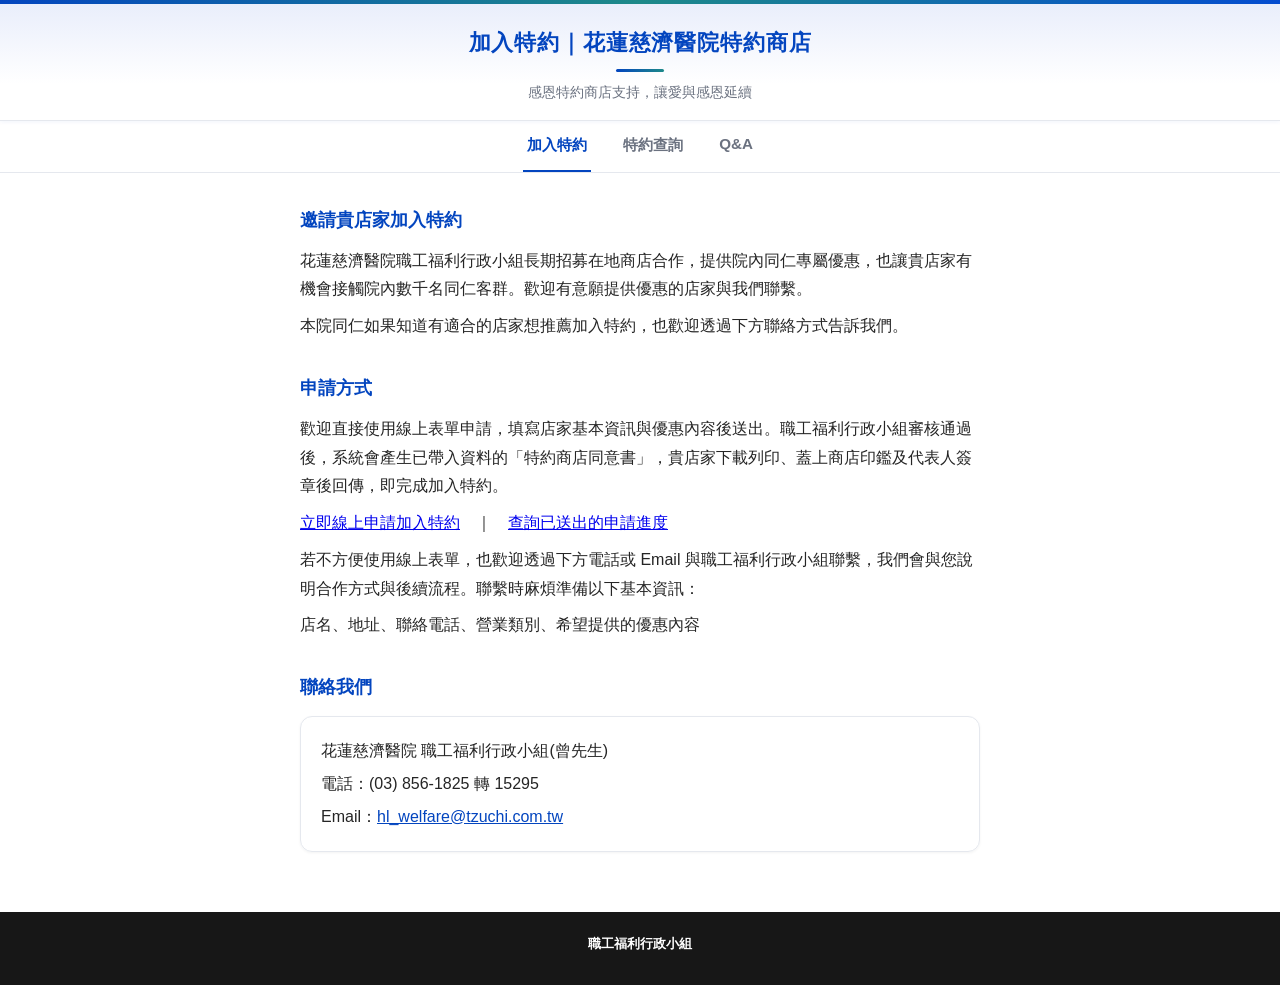
<file: store/web/join.html>
<!doctype html>
<html lang="zh-Hant">
<head>
<meta charset="UTF-8">
<meta name="viewport" content="width=device-width, initial-scale=1">
<title>加入特約｜花蓮慈濟醫院特約商店</title>
<link rel="stylesheet" href="./style.css">
</head>
<body>
  <header>
    <h1>加入特約｜花蓮慈濟醫院特約商店</h1>
    <div class="rule"></div>
    <div class="subtitle">感恩特約商店支持，讓愛與感恩延續</div>
  </header>
  <nav class="tabs">
    <a href="./join.html" class="active">加入特約</a>
    <a href="./index.html">特約查詢</a>
    <a href="./qa.html">Q&amp;A</a>
  </nav>

  <div class="content">
    <h2>邀請貴店家加入特約</h2>
    <p>花蓮慈濟醫院職工福利行政小組長期招募在地商店合作，提供院內同仁專屬優惠，也讓貴店家有機會接觸院內數千名同仁客群。歡迎有意願提供優惠的店家與我們聯繫。</p>
    <p>本院同仁如果知道有適合的店家想推薦加入特約，也歡迎透過下方聯絡方式告訴我們。</p>

    <h2>申請方式</h2>
    <p>歡迎直接使用線上表單申請，填寫店家基本資訊與優惠內容後送出。職工福利行政小組審核通過後，系統會產生已帶入資料的「特約商店同意書」，貴店家下載列印、蓋上商店印鑑及代表人簽章後回傳，即完成加入特約。</p>
    <p><a href="./apply.html">立即線上申請加入特約</a>　｜　<a href="./apply_status.html">查詢已送出的申請進度</a></p>
    <p>若不方便使用線上表單，也歡迎透過下方電話或 Email 與職工福利行政小組聯繫，我們會與您說明合作方式與後續流程。聯繫時麻煩準備以下基本資訊：</p>
    <p>店名、地址、聯絡電話、營業類別、希望提供的優惠內容</p>

    <h2>聯絡我們</h2>
    <div class="contact-box">
      <p>花蓮慈濟醫院 職工福利行政小組(曾先生)</p>
      <p>電話：(03) 856-1825 轉 15295</p>
      <p>Email：<a href="mailto:hl_welfare@tzuchi.com.tw">hl_welfare@tzuchi.com.tw</a></p>
    </div>
  </div>

  <footer>
    <div>職工福利行政小組</div>
  </footer>
</body>
</html>
</file>
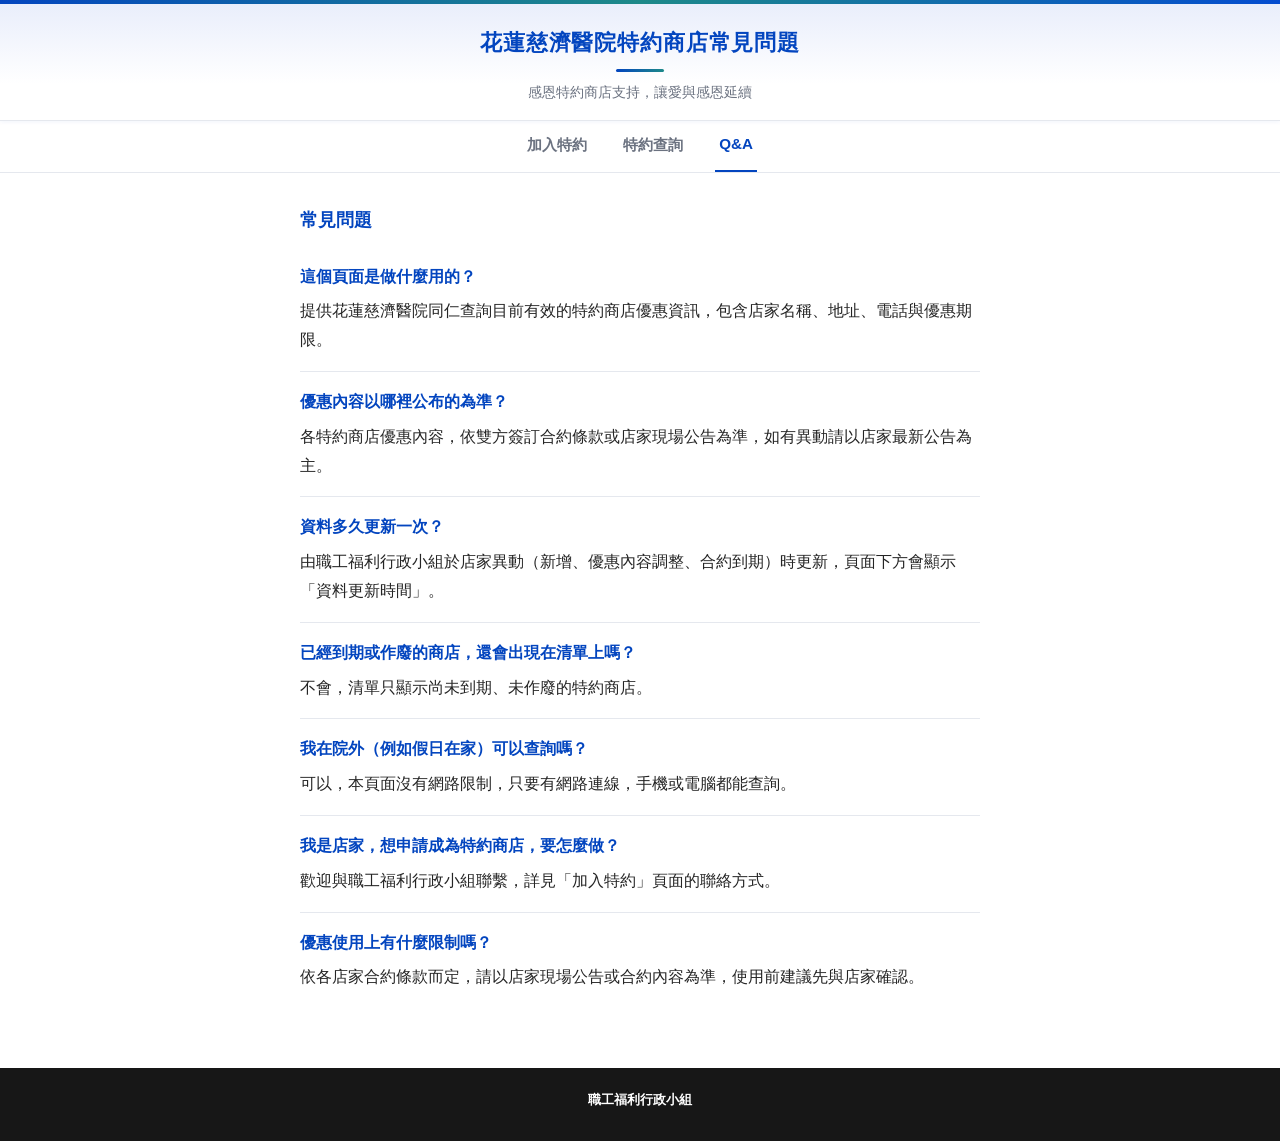
<file: store/web/qa.html>
<!doctype html>
<html lang="zh-Hant">
<head>
<meta charset="UTF-8">
<meta name="viewport" content="width=device-width, initial-scale=1">
<title>花蓮慈濟醫院特約商店常見問題</title>
<link rel="stylesheet" href="./style.css">
</head>
<body>
  <header>
    <h1>花蓮慈濟醫院特約商店常見問題</h1>
    <div class="rule"></div>
    <div class="subtitle">感恩特約商店支持，讓愛與感恩延續</div>
  </header>
  <nav class="tabs">
    <a href="./join.html">加入特約</a>
    <a href="./index.html">特約查詢</a>
    <a href="./qa.html" class="active">Q&amp;A</a>
  </nav>

  <div class="content">
    <h2>常見問題</h2>

    <div class="qa-item">
      <p class="q">這個頁面是做什麼用的？</p>
      <p class="a">提供花蓮慈濟醫院同仁查詢目前有效的特約商店優惠資訊，包含店家名稱、地址、電話與優惠期限。</p>
    </div>

    <div class="qa-item">
      <p class="q">優惠內容以哪裡公布的為準？</p>
      <p class="a">各特約商店優惠內容，依雙方簽訂合約條款或店家現場公告為準，如有異動請以店家最新公告為主。</p>
    </div>

    <div class="qa-item">
      <p class="q">資料多久更新一次？</p>
      <p class="a">由職工福利行政小組於店家異動（新增、優惠內容調整、合約到期）時更新，頁面下方會顯示「資料更新時間」。</p>
    </div>

    <div class="qa-item">
      <p class="q">已經到期或作廢的商店，還會出現在清單上嗎？</p>
      <p class="a">不會，清單只顯示尚未到期、未作廢的特約商店。</p>
    </div>

    <div class="qa-item">
      <p class="q">我在院外（例如假日在家）可以查詢嗎？</p>
      <p class="a">可以，本頁面沒有網路限制，只要有網路連線，手機或電腦都能查詢。</p>
    </div>

    <div class="qa-item">
      <p class="q">我是店家，想申請成為特約商店，要怎麼做？</p>
      <p class="a">歡迎與職工福利行政小組聯繫，詳見「加入特約」頁面的聯絡方式。</p>
    </div>

    <div class="qa-item">
      <p class="q">優惠使用上有什麼限制嗎？</p>
      <p class="a">依各店家合約條款而定，請以店家現場公告或合約內容為準，使用前建議先與店家確認。</p>
    </div>
  </div>

  <footer>
    <div>職工福利行政小組</div>
  </footer>
</body>
</html>
</file>
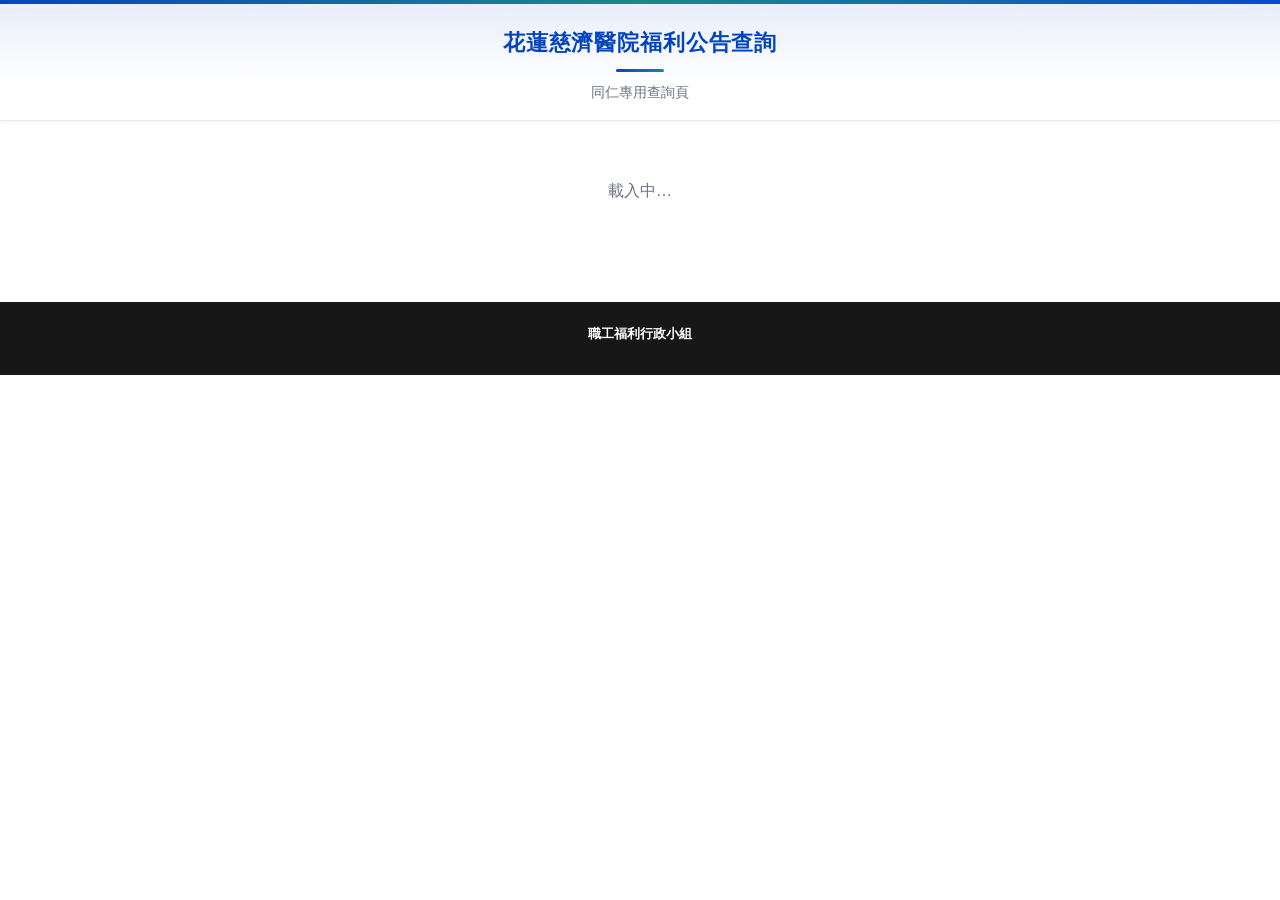
<file: store/web/liff/bulletin.html>
<!doctype html>
<html lang="zh-Hant">
<head>
<meta charset="UTF-8">
<meta name="viewport" content="width=device-width, initial-scale=1">
<title>花蓮慈濟醫院福利公告查詢（同仁專用）</title>
<link rel="stylesheet" href="../style.css">
<style>
  /* 這個頁面專屬的樣式，共用樣式都在 ../style.css（sdd3.md 規定不能動那個檔案） */
  .panel {
    max-width: 480px;
    margin: 32px auto;
    padding: 0 20px;
  }
  .panel h2 { color: var(--primary); font-size: 1.1rem; margin: 0 0 10px; }
  .panel p.hint { color: var(--muted); font-size: 0.88rem; margin: 0 0 20px; }
  .verify-box {
    border: 1px solid var(--border);
    border-radius: 12px;
    padding: 20px;
    box-shadow: 0 1px 3px rgba(0, 0, 0, 0.05);
  }
  .verify-box label { display: block; font-size: 0.88rem; color: var(--text); margin: 12px 0 4px; }
  .verify-box label:first-child { margin-top: 0; }
  .verify-box input[type=text] {
    width: 100%;
    padding: 10px 12px;
    border: 1px solid var(--border);
    border-radius: 8px;
    font-size: 1rem;
    background: #fff;
    color: var(--text);
  }
  .verify-box button {
    width: 100%;
    margin-top: 18px;
    padding: 12px;
    border: none;
    border-radius: 8px;
    background: var(--primary);
    color: #fff;
    font-size: 1rem;
    font-weight: 600;
    cursor: pointer;
  }
  .verify-box button:disabled { opacity: 0.6; cursor: default; }
  .verify-box button:hover:not(:disabled) { background: var(--primary-hover); }
  .form-msg { margin-top: 12px; font-size: 0.88rem; }
  .form-msg.error { color: #c0392b; }
  .form-msg.ok { color: var(--accent); }
  .center-msg { text-align: center; color: var(--muted); padding: 60px 16px; }
  [hidden] { display: none !important; }

  .bulletin-list {
    max-width: 720px;
    margin: 0 auto 40px;
    padding: 0 16px;
    display: grid;
    gap: 12px;
  }
  .bulletin-card {
    background: var(--card-bg);
    border: 1px solid var(--border);
    border-left: 4px solid var(--primary);
    border-radius: 12px;
    box-shadow: 0 1px 3px rgba(0, 0, 0, 0.05);
    overflow: hidden;
  }
  .bulletin-card .summary {
    display: flex;
    align-items: center;
    justify-content: space-between;
    gap: 10px;
    padding: 14px 16px;
    cursor: pointer;
    user-select: none;
  }
  .bulletin-card h3 { margin: 0; font-size: 1.02rem; color: var(--text); }
  .bulletin-card .meta { color: var(--muted); font-size: 0.8rem; margin: 4px 0 0; }
  .bulletin-card .chevron {
    flex-shrink: 0;
    color: var(--muted);
    font-size: 0.8rem;
    transition: transform 0.2s;
  }
  .bulletin-card.open .chevron { transform: rotate(180deg); }
  .bulletin-card .detail {
    padding: 0 16px 16px;
    border-top: 1px solid var(--border);
    padding-top: 12px;
  }
  .bulletin-card .content { white-space: pre-wrap; font-size: 0.92rem; color: var(--text); line-height: 1.6; }
  .bulletin-card .attachments {
    margin-top: 10px;
    padding: 8px 10px;
    background: var(--primary-light);
    color: var(--primary);
    font-size: 0.85rem;
    line-height: 1.6;
    border-radius: 8px;
  }
  .bulletin-card .images { display: flex; flex-wrap: wrap; gap: 8px; margin-top: 10px; }
  .bulletin-card .images img {
    max-width: 100%;
    width: 100%;
    border-radius: 8px;
    border: 1px solid var(--border);
  }
</style>
</head>
<body>
  <header>
    <h1>花蓮慈濟醫院福利公告查詢</h1>
    <div class="rule"></div>
    <div class="subtitle">同仁專用查詢頁</div>
  </header>

  <div id="loading-view" class="center-msg">載入中…</div>

  <div id="liff-error-view" class="panel" hidden>
    <div class="center-msg">請透過 LINE App 開啟本頁面。</div>
  </div>

  <div id="token-expired-view" class="panel" hidden>
    <div class="center-msg">LINE 登入資訊已過期，請關閉此頁面後，重新從圖文選單開啟即可（不需要重新輸入驗證碼）。</div>
  </div>

  <div id="verify-view" class="panel" hidden>
    <h2>身分驗證</h2>
    <p class="hint">請輸入您的姓名/Notes ID，以及院內公佈欄公告裡的本期驗證碼。</p>
    <div class="verify-box">
      <label for="notesId">姓名 / Notes ID</label>
      <input type="text" id="notesId" placeholder="例：花蓮陳麗玉" autocomplete="off">
      <label for="code">本期驗證碼</label>
      <input type="text" id="code" placeholder="院內公佈欄公告中的驗證碼" autocomplete="off">
      <button id="verify-submit">送出驗證</button>
      <div id="verify-msg" class="form-msg"></div>
    </div>
  </div>

  <div class="meta" id="meta" hidden style="max-width:720px;margin:0 auto 8px;padding:0 16px;color:var(--muted);font-size:0.9rem;"></div>
  <div class="bulletin-list" id="list"></div>

  <footer>
    <div id="updated"></div>
    <div>職工福利行政小組</div>
  </footer>

<script charset="utf-8" src="https://static.line-scdn.net/liff/edge/2/sdk.js"></script>
<script>
const FUNCTIONS_BASE_URL = "__FUNCTIONS_BASE_URL__";
const LIFF_ID = "__BULLETIN_LIFF_ID__";

function escapeHtml(str) {
  return String(str).replace(/[&<>"']/g, c => ({
    "&": "&amp;", "<": "&lt;", ">": "&gt;", '"': "&quot;", "'": "&#39;"
  }[c]));
}

function show(id) {
  document.getElementById(id).hidden = false;
}
function hide(id) {
  document.getElementById(id).hidden = true;
}

function renderBulletins(bulletins) {
  const list = document.getElementById("list");
  const meta = document.getElementById("meta");
  meta.textContent = `共 ${bulletins.length} 則公告`;
  list.innerHTML = "";

  if (bulletins.length === 0) {
    list.innerHTML = '<div class="empty">目前沒有公告</div>';
    return;
  }

  for (const b of bulletins) {
    const card = document.createElement("div");
    card.className = "bulletin-card";
    const images = (b.images || [])
      .map(url => `<img src="${escapeHtml(url)}" loading="lazy" alt="">`)
      .join("");
    const attachments = (b.attachments || []).map(name => escapeHtml(name)).join("、");
    card.innerHTML = `
      <div class="summary">
        <div>
          <h3>${escapeHtml(b.subject || "")}</h3>
          <div class="meta">公告日期：${b.date ? b.date.replaceAll("-", "/") : ""}　效期至：${b.expire ? b.expire.replaceAll("-", "/") : "長期"}</div>
        </div>
        <span class="chevron">▼</span>
      </div>
      <div class="detail" hidden>
        <div class="content">${escapeHtml(b.content || "")}</div>
        ${images ? `<div class="images">${images}</div>` : ""}
        ${attachments ? `<div class="attachments">📎 本則公告有附件：${attachments}，如需下載請至院內公佈欄查看原文。</div>` : ""}
      </div>
    `;
    const detail = card.querySelector(".detail");
    card.querySelector(".summary").addEventListener("click", () => {
      const isOpen = card.classList.toggle("open");
      detail.hidden = !isOpen;
    });
    list.appendChild(card);
  }
}

function showBulletinView(data) {
  hide("loading-view");
  hide("verify-view");

  if (data.generated_at) {
    document.getElementById("updated").textContent = `資料更新時間：${data.generated_at.replace("T", " ")}`;
  }

  show("meta");
  renderBulletins(data.bulletins || []);
}

async function fetchBulletins() {
  const idToken = liff.getIDToken();
  const res = await fetch(`${FUNCTIONS_BASE_URL}/bulletin`, {
    headers: { Authorization: `Bearer ${idToken}` },
  });
  let body = null;
  try { body = await res.json(); } catch (e) { /* 非 JSON 回應，交給呼叫端當失敗處理 */ }
  return { ok: res.ok, status: res.status, body };
}

async function tryLoadBulletins() {
  const { ok, status, body } = await fetchBulletins();
  if (ok) {
    showBulletinView(body);
    return;
  }

  // LINE ID token 過期跟「還沒驗證過」是兩回事：已經驗證過的人不該被誤導成要
  // 重新輸入驗證碼。這裡不自動呼叫 liff.login() 重新登入，維持跟特約商店查詢頁
  // 一致的簡單做法，直接請使用者重新開啟頁面即可。
  if (status === 401 && body && body.error === "invalid_id_token") {
    hide("loading-view");
    show("token-expired-view");
    return;
  }

  hide("loading-view");
  show("verify-view");
}

async function submitVerify() {
  const notesId = document.getElementById("notesId").value.trim();
  const code = document.getElementById("code").value.trim();
  const msg = document.getElementById("verify-msg");
  const btn = document.getElementById("verify-submit");

  if (!notesId || !code) {
    msg.textContent = "請輸入姓名/Notes ID 與驗證碼";
    msg.className = "form-msg error";
    return;
  }

  btn.disabled = true;
  msg.textContent = "驗證中…";
  msg.className = "form-msg";

  try {
    const idToken = liff.getIDToken();
    if (!idToken) {
      msg.textContent = "拿不到 LINE 登入憑證（idToken 是空的），請確認 LIFF 有開啟 openid scope，或重新開啟本頁。";
      msg.className = "form-msg error";
      btn.disabled = false;
      return;
    }

    const res = await fetch(`${FUNCTIONS_BASE_URL}/verify`, {
      method: "POST",
      headers: { "Content-Type": "application/json" },
      body: JSON.stringify({ idToken, notesId, code }),
    });
    let body;
    try {
      body = await res.json();
    } catch (e) {
      body = null;
    }

    if (body && body.ok) {
      msg.textContent = "驗證成功，載入公告中…";
      msg.className = "form-msg ok";
      await tryLoadBulletins();
    } else if (body && body.locked) {
      msg.textContent = "已連續輸入錯誤過多次，請稍後再試。";
      msg.className = "form-msg error";
    } else if (res.status === 401 && body && body.error === "invalid_id_token") {
      msg.textContent = "LINE 登入驗證失敗（invalid_id_token），不是驗證碼的問題，請重新登入 LINE 再試一次。";
      msg.className = "form-msg error";
    } else {
      const detail = body && body.error ? body.error : `HTTP ${res.status}`;
      msg.textContent = `姓名/Notes ID 或驗證碼不正確，請確認後再試一次。（除錯代碼：${detail}）`;
      msg.className = "form-msg error";
    }
  } catch (err) {
    msg.textContent = `連線失敗，請稍後再試。（${err.message || err}）`;
    msg.className = "form-msg error";
  } finally {
    btn.disabled = false;
  }
}

document.getElementById("verify-submit").addEventListener("click", submitVerify);

liff.init({ liffId: LIFF_ID })
  .then(() => {
    if (!liff.isLoggedIn()) {
      liff.login();
      return;
    }
    tryLoadBulletins();
  })
  .catch(() => {
    hide("loading-view");
    show("liff-error-view");
  });
</script>
</body>
</html>
</file>
<file: store/web/style.css>
:root {
  --primary: #0345bf;
  --primary-hover: #044cd0;
  --primary-light: #e8edfb;
  --accent: #1d8989;
  --bg: #ffffff;
  --card-bg: #ffffff;
  --border: #e5e8ee;
  --text: #252525;
  --muted: #6b7280;
  --footer-bg: #171717;
  --footer-text: #ffffff;
  --footer-muted: #a2a2a2;
}
* { box-sizing: border-box; }
body {
  margin: 0;
  font-family: "Noto Sans TC", "Noto Sans", "PingFang TC", "Microsoft JhengHei", Arial, sans-serif;
  background: var(--bg);
  color: var(--text);
}
header {
  position: relative;
  background: linear-gradient(180deg, var(--primary-light) 0%, var(--bg) 70%);
  color: var(--primary);
  padding: 28px 16px 18px;
  text-align: center;
  border-bottom: 1px solid var(--border);
  box-shadow: 0 1px 4px rgba(3, 69, 191, 0.06);
}
header::before {
  content: "";
  position: absolute;
  top: 0; left: 0; right: 0;
  height: 4px;
  background: linear-gradient(90deg, var(--primary), var(--accent), var(--primary-hover));
}
header h1 {
  margin: 0;
  font-size: 1.35rem;
  font-weight: 700;
  letter-spacing: 0.04em;
}
header .rule {
  width: 48px;
  height: 3px;
  background: linear-gradient(90deg, var(--primary), var(--accent));
  margin: 12px auto;
  border-radius: 2px;
}
header .subtitle {
  margin-top: 2px;
  font-size: 0.85rem;
  color: var(--muted);
}
nav.tabs {
  display: flex;
  justify-content: center;
  gap: 28px;
  border-bottom: 1px solid var(--border);
  background: var(--bg);
}
nav.tabs a {
  display: inline-block;
  padding: 14px 4px;
  color: var(--muted);
  text-decoration: none;
  font-size: 0.95rem;
  font-weight: 600;
  border-bottom: 2px solid transparent;
  transition: color 0.2s, border-color 0.2s;
}
nav.tabs a:hover { color: var(--primary); }
nav.tabs a.active {
  color: var(--primary);
  border-bottom-color: var(--primary);
}
.controls {
  max-width: 900px;
  margin: 16px auto;
  padding: 0 16px;
  display: flex;
  gap: 10px;
  flex-wrap: wrap;
}
.controls input[type=text] {
  flex: 1 1 240px;
  padding: 10px 12px;
  border: 1px solid var(--border);
  border-radius: 8px;
  font-size: 1rem;
  background: #fff;
  color: var(--text);
}
.controls select {
  padding: 10px 12px;
  border: 1px solid var(--border);
  border-radius: 8px;
  font-size: 1rem;
  background: #fff;
  color: var(--text);
}
.controls input[type=text]:focus,
.controls select:focus {
  outline: none;
  border-color: var(--primary);
  box-shadow: 0 0 0 3px rgba(3, 69, 191, 0.15);
}
.meta {
  max-width: 900px;
  margin: 0 auto 8px;
  padding: 0 16px;
  color: var(--muted);
  font-size: 0.9rem;
}
.list {
  max-width: 900px;
  margin: 0 auto 40px;
  padding: 0 16px;
  display: grid;
  gap: 12px;
}
.card {
  background: var(--card-bg);
  border: 1px solid var(--border);
  border-left: 4px solid var(--cat-accent, var(--primary));
  border-radius: 12px;
  padding: 14px 16px;
  box-shadow: 0 1px 3px rgba(0, 0, 0, 0.05);
  transition: box-shadow 0.2s, transform 0.2s;
}
.card:hover {
  box-shadow: 0 6px 16px rgba(3, 69, 191, 0.12);
  transform: translateY(-2px);
}
.card .kind {
  display: inline-flex;
  align-items: center;
  gap: 4px;
  background: var(--cat-bg, var(--primary-light));
  color: var(--cat-accent, var(--primary));
  font-size: 0.78rem;
  font-weight: 600;
  padding: 2px 9px;
  border-radius: 999px;
  margin-bottom: 6px;
}
.card .kind .icon { font-size: 0.9rem; line-height: 1; }
.card h3 { margin: 0 0 6px; font-size: 1.05rem; transition: color 0.2s; }
.card:hover h3 { color: var(--accent); }
.card p { margin: 3px 0; font-size: 0.92rem; }
.card a.address { color: var(--primary); text-decoration: underline; }
.card a.address:hover { color: var(--primary-hover); }
.card .offer {
  margin: 8px 0 3px;
  padding: 8px 10px;
  background: var(--cat-bg, var(--primary-light));
  color: var(--cat-accent, var(--primary));
  font-size: 0.9rem;
  line-height: 1.6;
  border-radius: 8px;
}
.card .expire { font-size: 0.82rem; color: var(--muted); margin-top: 8px; }
.empty { text-align: center; color: var(--muted); padding: 40px 0; }
.disclaimer {
  max-width: 900px;
  margin: 0 auto;
  padding: 0 16px;
  color: var(--muted);
  font-size: 0.8rem;
  text-align: center;
}
footer {
  background: var(--footer-bg);
  color: var(--footer-muted);
  text-align: center;
  font-size: 0.8rem;
  padding: 20px 16px 32px;
  margin-top: 24px;
}
footer #updated { color: var(--footer-muted); }
footer div:last-child { color: var(--footer-text); font-weight: 600; margin-top: 4px; }

/* 內文頁（加入特約 / Q&A）共用樣式 */
.content {
  max-width: 720px;
  margin: 32px auto 60px;
  padding: 0 20px;
  line-height: 1.8;
}
.content h2 {
  color: var(--primary);
  font-size: 1.1rem;
  margin: 32px 0 10px;
}
.content h2:first-child { margin-top: 0; }
.content p { margin: 8px 0; color: var(--text); }
.content .contact-box {
  border: 1px solid var(--border);
  border-radius: 12px;
  padding: 16px 20px;
  margin-top: 12px;
  box-shadow: 0 1px 3px rgba(0, 0, 0, 0.05);
}
.content .contact-box p { margin: 4px 0; }
.content .contact-box a { color: var(--primary); }
.content .contact-box a:hover { color: var(--primary-hover); }
.qa-item {
  border-bottom: 1px solid var(--border);
  padding: 16px 0;
}
.qa-item:last-child { border-bottom: none; }
.qa-item .q {
  color: var(--primary);
  font-weight: 700;
  margin: 0 0 6px;
}
.qa-item .a { margin: 0; color: var(--text); }

@media (prefers-color-scheme: dark) {
  :root {
    --primary: #5b9bd8;
    --primary-hover: #7ab0e6;
    --primary-light: #16324d;
    --accent: #3fb8b8;
    --bg: #10161f;
    --card-bg: #1a2330;
    --border: #2c3a4c;
    --text: #eaeef3;
    --muted: #93a1b5;
    --footer-bg: #0a0e14;
    --footer-text: #eaeef3;
    --footer-muted: #93a1b5;
  }
  .controls input[type=text],
  .controls select { background: #1a2330; color: #eaeef3; }
}
</file>
